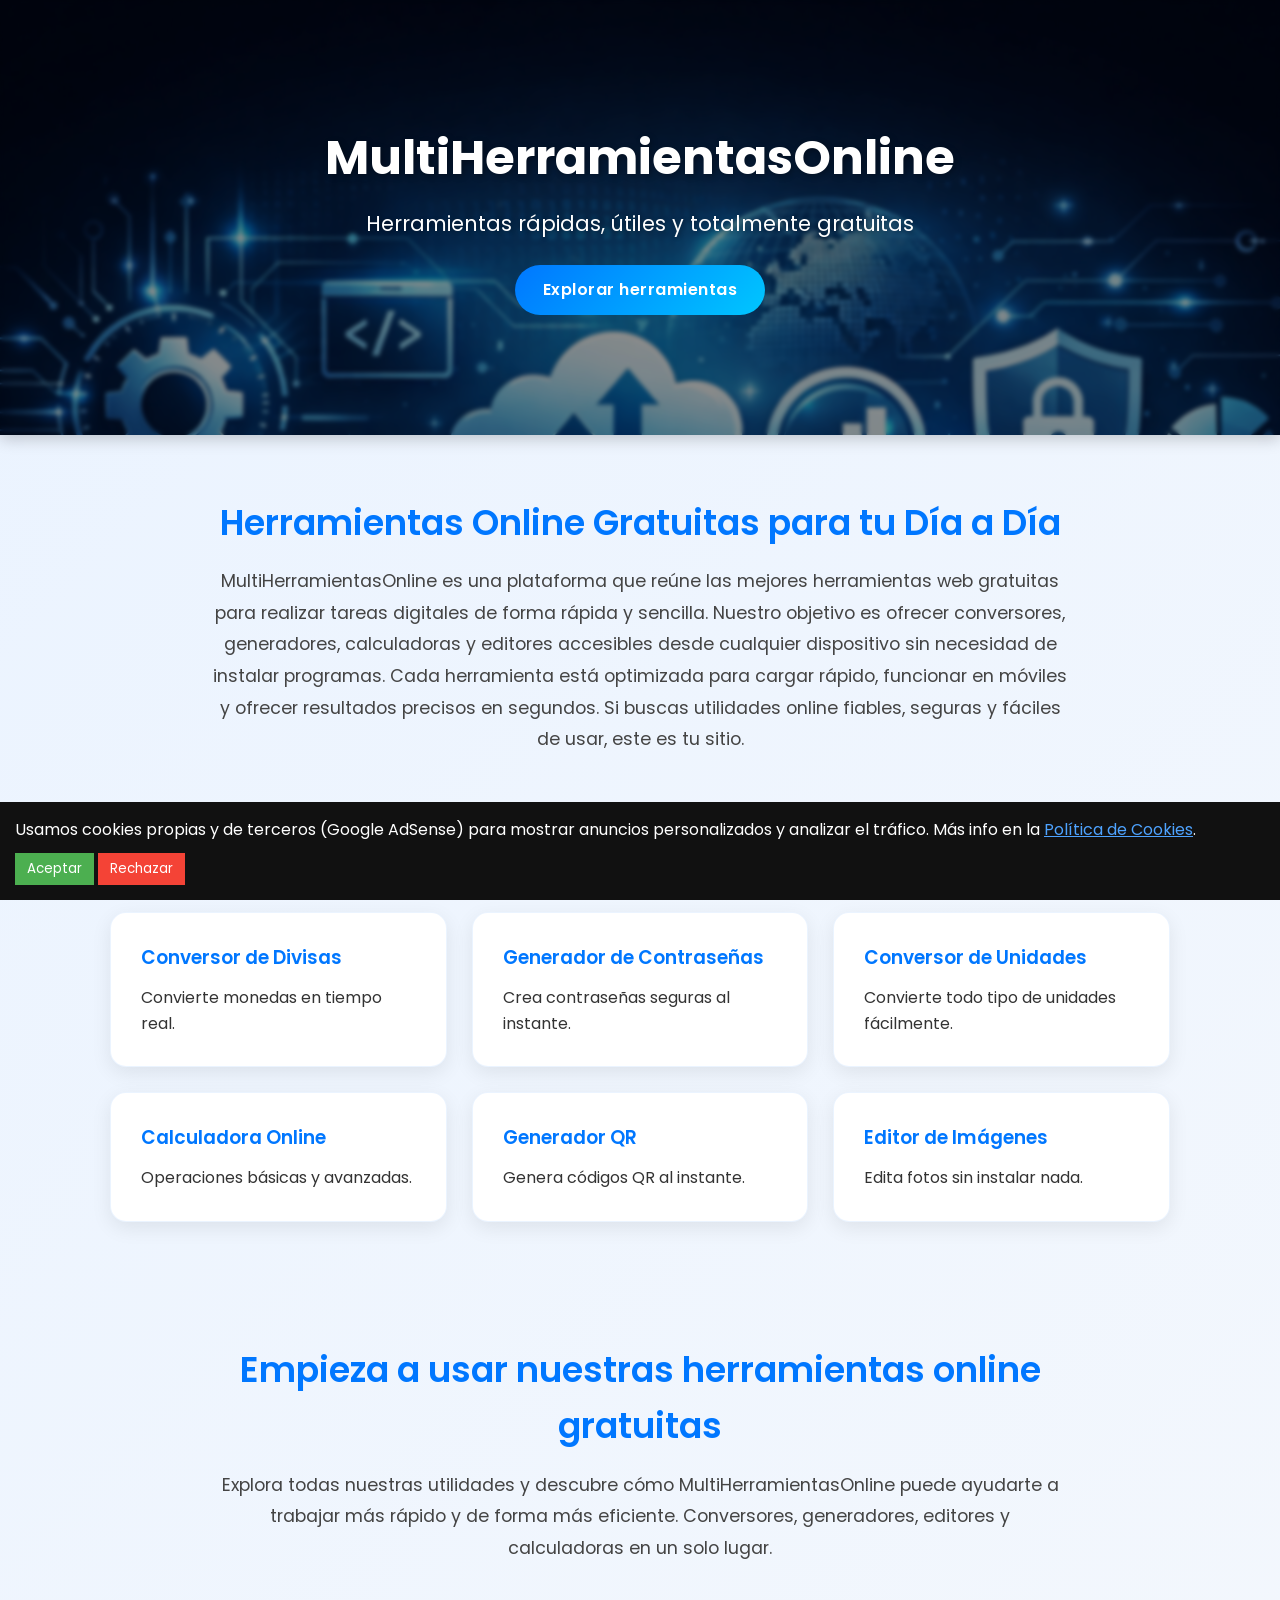
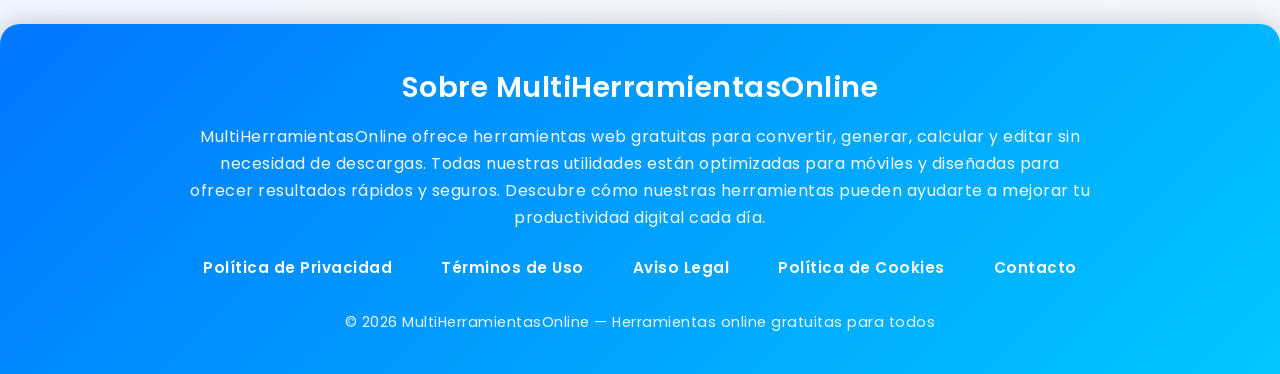
<file: index.html>
<!DOCTYPE html>
<html lang="es">
<head>
  <meta charset="UTF-8">
  <meta name="google-adsense-account" content="ca-pub-1830050544051812">
  <meta name="language" content="es">
  <meta name="distribution" content="global">
  <meta name="rating" content="general">
  <meta name="theme-color" content="#0077ff">
  <meta name="viewport" content="width=device-width, initial-scale=1.0">
  <meta name="description" content="MultiHerramientasOnline ofrece herramientas online gratuitas: conversores, generadores, calculadoras y editores para facilitar tu vida digital. Sin descargas ni registros.">
  <meta name="keywords" content="herramientas online gratis, conversores online, generadores online, calculadoras online, editores online">
  <meta name="author" content="MultiHerramientasOnline">
  <meta name="robots" content="index, follow">
  <meta property="og:type" content="website">
  <meta property="og:title" content="MultiHerramientasOnline - Herramientas Online Gratis">
  <meta property="og:description" content="Convierte, genera y edita con nuestras herramientas online gratuitas.">
  <meta property="og:image" content="./favicon.png">
  <meta property="og:url" content="https://multiherramientasonline.netlify.app">
  <meta name="twitter:card" content="summary_large_image">
  <meta name="twitter:title" content="MultiHerramientasOnline - Herramientas Online Gratis">
  <meta name="twitter:description" content="Convierte, genera y edita con nuestras herramientas online gratuitas.">
  <meta name="twitter:image" content="https://multiherramientasonline.netlify.app/favicon.png">
  <title>MultiHerramientasOnline - Herramientas Online Gratis</title>
  <link rel="canonical" href="https://multiherramientasonline.netlify.app">
  <link rel="preload" href="./css/estilos.css" as="style">
  <link rel="stylesheet" href="./css/estilos.css">
  <link rel="shortcut icon" type="image/png" href="./favicon.png">
  <script type="application/ld+json">
{
  "@context": "https://schema.org",
  "@type": "WebSite",
  "name": "MultiHerramientasOnline",
  "url": "https://multiherramientasonline.netlify.app",
  "description": "Colección de herramientas online gratuitas: conversores, generadores, calculadoras y editores para facilitar tareas digitales sin descargas.",
  "publisher": {
    "@type": "Organization",
    "name": "MultiHerramientasOnline",
    "logo": {
      "@type": "ImageObject",
      "url": "https://multiherramientasonline.netlify.app/favicon.png"
    }
  },
  "potentialAction": {
    "@type": "SearchAction",
    "target": "https://multiherramientasonline.netlify.app/?s={search_term_string}",
    "query-input": "required name=search_term_string"
  },
  "hasPart": [
    {
      "@type": "WebApplication",
      "name": "Conversor de Divisas",
      "url": "https://multiherramientasonline.netlify.app/secundarias/conversor-divisas",
      "applicationCategory": "Utility",
      "operatingSystem": "All"
    },
    {
      "@type": "WebApplication",
      "name": "Generador de Contraseñas",
      "url": "https://multiherramientasonline.netlify.app/secundarias/generador-contrasenas",
      "applicationCategory": "Security",
      "operatingSystem": "All"
    },
    {
      "@type": "WebApplication",
      "name": "Conversor de Unidades",
      "url": "https://multiherramientasonline.netlify.app/secundarias/conversor-unidades",
      "applicationCategory": "Utility",
      "operatingSystem": "All"
    },
    {
      "@type": "WebApplication",
      "name": "Calculadora Online",
      "url": "https://multiherramientasonline.netlify.app/secundarias/calculadora-online",
      "applicationCategory": "Utility",
      "operatingSystem": "All"
    },
    {
      "@type": "WebApplication",
      "name": "Generador QR",
      "url": "https://multiherramientasonline.netlify.app/secundarias/generador-qr",
      "applicationCategory": "Utility",
      "operatingSystem": "All"
    },
    {
      "@type": "WebApplication",
      "name": "Editor de Imágenes",
      "url": "https://multiherramientasonline.netlify.app/secundarias/editor-imagenes",
      "applicationCategory": "Multimedia",
      "operatingSystem": "All"
    }
  ]
}
</script>
</head>
<body>

  <header class="banner">
    <div class="banner-overlay"></div>
    <div class="banner-content">
      <h1 class="fade-in">MultiHerramientasOnline</h1>
      <p class="fade-in delay-1">Herramientas rápidas, útiles y totalmente gratuitas</p>
      <a href="#tools" class="btn-scroll fade-in delay-2">Explorar herramientas</a>
    </div>
  </header>
<main>
  <!--INTRO INICIAL PARA POSICIONAMIENTO SEO-->
  <section class="intro">
    <h2>Herramientas Online Gratuitas para tu Día a Día</h2>
      <p>
        MultiHerramientasOnline es una plataforma que reúne las mejores herramientas web gratuitas para 
        realizar tareas digitales de forma rápida y sencilla. Nuestro objetivo es ofrecer conversores, 
        generadores, calculadoras y editores accesibles desde cualquier dispositivo sin necesidad de 
        instalar programas. Cada herramienta está optimizada para cargar rápido, funcionar en móviles y 
        ofrecer resultados precisos en segundos. Si buscas utilidades online fiables, seguras y fáciles 
        de usar, este es tu sitio.
      </p>
  </section>

  <!-- ❌ BOTÓN DE INFORMACIÓN ELIMINADO AQUÍ -->

  <!-- MODAL (se mantiene intacto) -->
  <div id="infoModal" class="modal">
    <div class="modal-content">
      <span id="closeModalBtn" class="close">&times;</span>
      <h2>Bienvenido a MultiHerramientasOnline</h2>
      <p>Explora nuestras herramientas gratuitas y descubre nuevas utilidades cada semana.</p>
      <button id="modalActionBtn">Ir a Herramientas</button>
    </div>
  </div>

  <section class="tools" id="tools">
    <h2 class="section-title">Herramientas Populares</h2>

      <div class="tool-grid">
      <article class="tool-card reveal">
        <a href="./secundarias/conversor-divisas.html" target="_blank">
          <h3>Conversor de Divisas</h3>
          <p>Convierte monedas en tiempo real.</p>
        </a>
      </article>
      <article class="tool-card reveal">
        <a href="./secundarias/generador-contrasenas.html" target="_blank">
          <h3>Generador de Contraseñas</h3>
          <p>Crea contraseñas seguras al instante.</p>
        </a>
      </article>
      <article class="tool-card reveal">
        <a href="./secundarias/conversor-unidades.html" target="_blank">
          <h3>Conversor de Unidades</h3>
          <p>Convierte todo tipo de unidades fácilmente.</p>
        </a>
      </article>
      <article class="tool-card reveal">
        <a href="./secundarias/calculadora-online.html" target="_blank">
          <h3>Calculadora Online</h3>
          <p>Operaciones básicas y avanzadas.</p>
        </a>
      </article>
      <article class="tool-card reveal">
        <a href="./secundarias/generador-qr.html" target="_blank">
          <h3>Generador QR</h3>
          <p>Genera códigos QR al instante.</p>
        </a>
      </article>
      <article class="tool-card reveal">
        <a href="./secundarias/editor-imagenes.html" target="_blank">
          <h3>Editor de Imágenes</h3>
          <p>Edita fotos sin instalar nada.</p>
        </a>
      </article>
      </div>
  </section>
  <section class="cta-final">
    <h2>Empieza a usar nuestras herramientas online gratuitas</h2>
      <p>
        Explora todas nuestras utilidades y descubre cómo MultiHerramientasOnline puede ayudarte a 
        trabajar más rápido y de forma más eficiente. Conversores, generadores, editores y calculadoras 
        en un solo lugar.
      </p>
  </section>
</main>
<footer class="footer-seo">
  <section class="footer-info">
    <h2>Sobre MultiHerramientasOnline</h2>
    <p>
      MultiHerramientasOnline ofrece herramientas web gratuitas para convertir, generar, calcular y editar 
      sin necesidad de descargas. Todas nuestras utilidades están optimizadas para móviles y diseñadas 
      para ofrecer resultados rápidos y seguros. Descubre cómo nuestras herramientas pueden ayudarte 
      a mejorar tu productividad digital cada día.
    </p>
  </section>

  <nav class="footer-links">
    <ul id="list-links">
      <li><a href="./paginas-legales/politica-privacidad.html">Política de Privacidad</a></li>
      <li><a href="./paginas-legales/terminos.html">Términos de Uso</a></li>
      <li><a href="./paginas-legales/aviso-legal.html">Aviso Legal</a></li>
      <li><a href="./paginas-legales/politica-cookies.html">Política de Cookies</a></li>
      <li><a href="./paginas-legales/contacto.html">Contacto</a></li>
    </ul>
  </nav>

  <p class="footer-copy">
    © 2026 MultiHerramientasOnline — Herramientas online gratuitas para todos
  </p>
</footer>

<!-- Banner de Cookies -->
<div id="cookie-banner">
  <p>
    Usamos cookies propias y de terceros (Google AdSense) para mostrar anuncios personalizados y analizar el tráfico.
    Más info en la <a href="./paginas-legales/politica-cookies.html">Política de Cookies</a>.
  </p>
  <div>
    <button id="cookie-accept">Aceptar</button>
    <button id="cookie-reject">Rechazar</button>
  </div>
</div>


  <script src="./javascript/javaScript.js"></script>
</body>
</html>
</file>
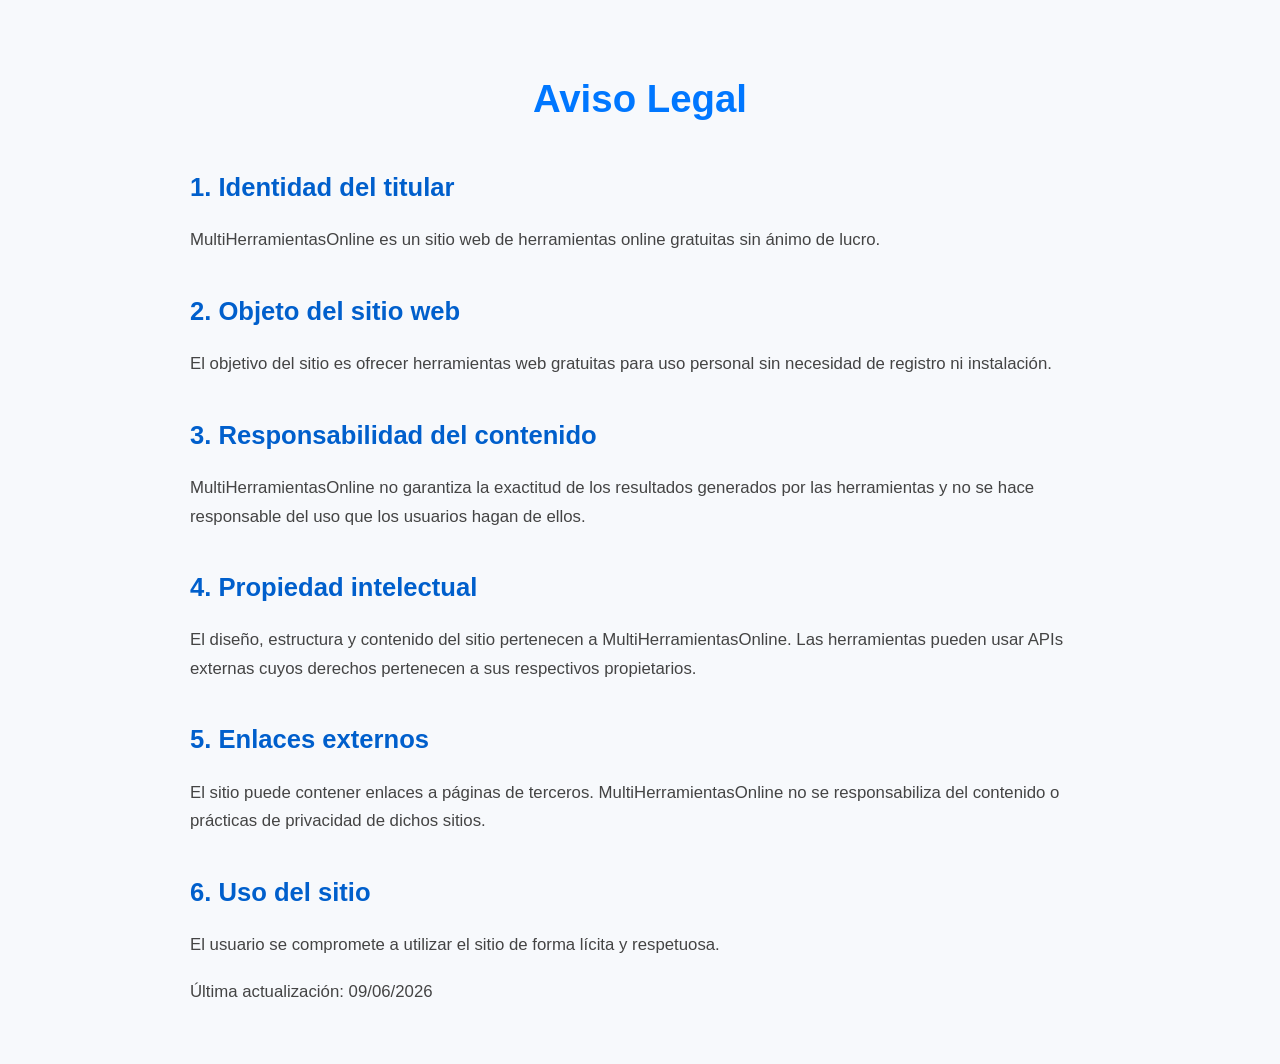
<file: paginas-legales/aviso-legal.html>
<!DOCTYPE html>
<html lang="es">
<head>
  <meta charset="UTF-8">
  <title>Aviso Legal - MultiHerramientasOnline</title>
  <meta name="robots" content="noindex, follow">
  <link rel="stylesheet" href="./estilos-legales.css">
</head>
<body>
  <h1>Aviso Legal</h1>

  <h2>1. Identidad del titular</h2>
  <p>
    MultiHerramientasOnline es un sitio web de herramientas online gratuitas sin ánimo de lucro.
  </p>

  <h2>2. Objeto del sitio web</h2>
  <p>
    El objetivo del sitio es ofrecer herramientas web gratuitas para uso personal sin necesidad de 
    registro ni instalación.
  </p>

  <h2>3. Responsabilidad del contenido</h2>
  <p>
    MultiHerramientasOnline no garantiza la exactitud de los resultados generados por las herramientas 
    y no se hace responsable del uso que los usuarios hagan de ellos.
  </p>

  <h2>4. Propiedad intelectual</h2>
  <p>
    El diseño, estructura y contenido del sitio pertenecen a MultiHerramientasOnline.  
    Las herramientas pueden usar APIs externas cuyos derechos pertenecen a sus respectivos propietarios.
  </p>

  <h2>5. Enlaces externos</h2>
  <p>
    El sitio puede contener enlaces a páginas de terceros. MultiHerramientasOnline no se responsabiliza 
    del contenido o prácticas de privacidad de dichos sitios.
  </p>

  <h2>6. Uso del sitio</h2>
  <p>
    El usuario se compromete a utilizar el sitio de forma lícita y respetuosa.
  </p>

  <p>Última actualización: 09/06/2026</p>
</body>
</html>
</file>
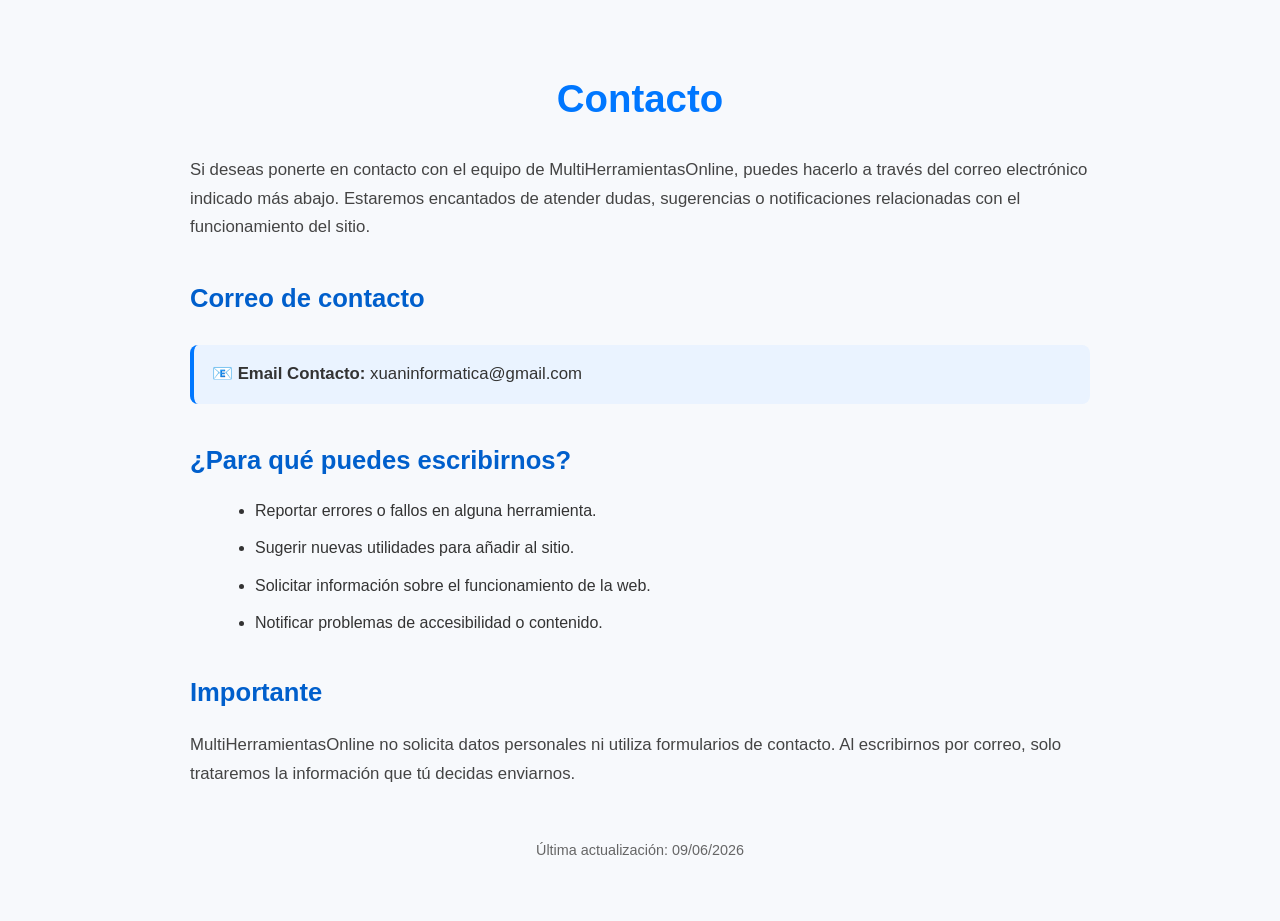
<file: paginas-legales/contacto.html>
<!DOCTYPE html>
<html lang="es">
<head>
  <meta charset="UTF-8">
  <title>Contacto - MultiHerramientasOnline</title>
  <meta name="robots" content="noindex, follow">
  <link rel="stylesheet" href="./estilos-legales.css">
</head>
<body>

  <h1>Contacto</h1>

  <p>
    Si deseas ponerte en contacto con el equipo de MultiHerramientasOnline, puedes hacerlo a través del 
    correo electrónico indicado más abajo. Estaremos encantados de atender dudas, sugerencias o 
    notificaciones relacionadas con el funcionamiento del sitio.
  </p>

  <h2>Correo de contacto</h2>
  <p class="notice-box">
    <strong>📧 Email Contacto:</strong>  xuaninformatica@gmail.com
  </p>

  <h2>¿Para qué puedes escribirnos?</h2>
  <ul>
    <li>Reportar errores o fallos en alguna herramienta.</li>
    <li>Sugerir nuevas utilidades para añadir al sitio.</li>
    <li>Solicitar información sobre el funcionamiento de la web.</li>
    <li>Notificar problemas de accesibilidad o contenido.</li>
  </ul>

  <h2>Importante</h2>
  <p>
    MultiHerramientasOnline no solicita datos personales ni utiliza formularios de contacto.  
    Al escribirnos por correo, solo trataremos la información que tú decidas enviarnos.
  </p>

  <p class="legal-footer">Última actualización: 09/06/2026</p>

</body>
</html>
</file>
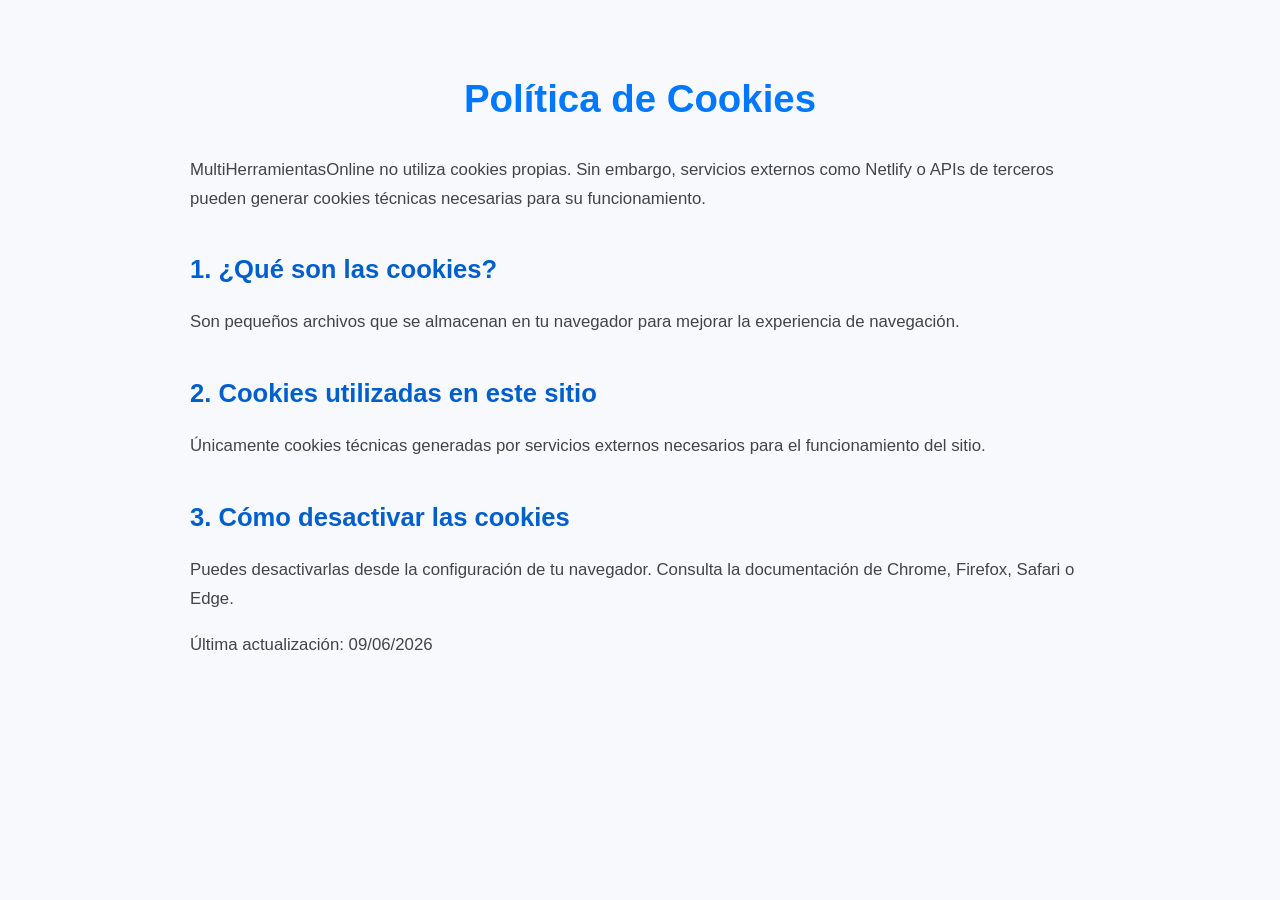
<file: paginas-legales/politica-cookies.html>
<!DOCTYPE html>
<html lang="es">
<head>
  <meta charset="UTF-8">
  <title>Política de Cookies - MultiHerramientasOnline</title>
  <meta name="robots" content="noindex, follow">
  <link rel="stylesheet" href="./estilos-legales.css">
</head>
<body>
  <h1>Política de Cookies</h1>

  <p>
    MultiHerramientasOnline no utiliza cookies propias.  
    Sin embargo, servicios externos como Netlify o APIs de terceros pueden generar cookies técnicas 
    necesarias para su funcionamiento.
  </p>

  <h2>1. ¿Qué son las cookies?</h2>
  <p>
    Son pequeños archivos que se almacenan en tu navegador para mejorar la experiencia de navegación.
  </p>

  <h2>2. Cookies utilizadas en este sitio</h2>
  <p>
    Únicamente cookies técnicas generadas por servicios externos necesarios para el funcionamiento del sitio.
  </p>

  <h2>3. Cómo desactivar las cookies</h2>
  <p>
    Puedes desactivarlas desde la configuración de tu navegador.  
    Consulta la documentación de Chrome, Firefox, Safari o Edge.
  </p>

  <p>Última actualización: 09/06/2026</p>
</body>
</html>
</file>
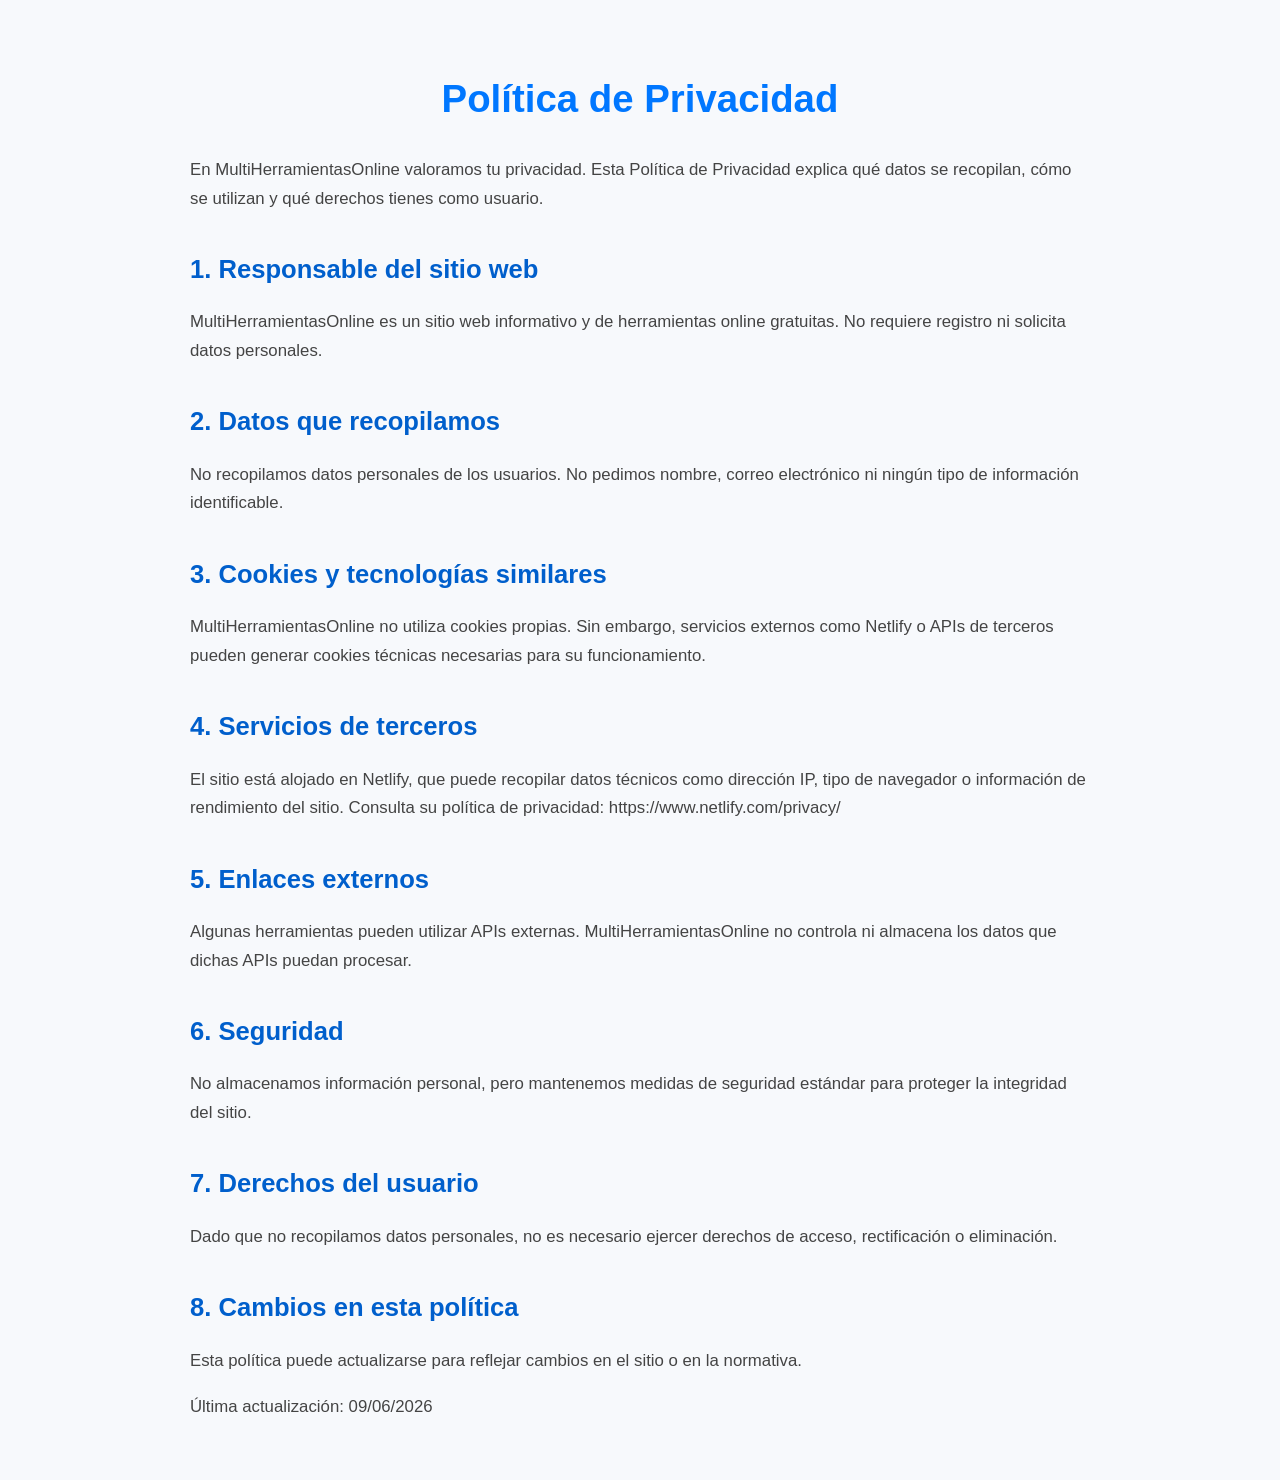
<file: paginas-legales/politica-privacidad.html>
<!DOCTYPE html>
<html lang="es">
<head>
  <meta charset="UTF-8">
  <title>Política de Privacidad - MultiHerramientasOnline</title>
  <meta name="robots" content="noindex, follow">
  <link rel="stylesheet" href="./estilos-legales.css">
</head>
<body>
  <h1>Política de Privacidad</h1>

  <p>
    En MultiHerramientasOnline valoramos tu privacidad. Esta Política de Privacidad explica qué datos se 
    recopilan, cómo se utilizan y qué derechos tienes como usuario.
  </p>

  <h2>1. Responsable del sitio web</h2>
  <p>
    MultiHerramientasOnline es un sitio web informativo y de herramientas online gratuitas.  
    No requiere registro ni solicita datos personales.
  </p>

  <h2>2. Datos que recopilamos</h2>
  <p>
    No recopilamos datos personales de los usuarios.  
    No pedimos nombre, correo electrónico ni ningún tipo de información identificable.
  </p>

  <h2>3. Cookies y tecnologías similares</h2>
  <p>
    MultiHerramientasOnline no utiliza cookies propias.  
    Sin embargo, servicios externos como Netlify o APIs de terceros pueden generar cookies técnicas 
    necesarias para su funcionamiento.
  </p>

  <h2>4. Servicios de terceros</h2>
  <p>
    El sitio está alojado en Netlify, que puede recopilar datos técnicos como dirección IP, tipo de 
    navegador o información de rendimiento del sitio.  
    Consulta su política de privacidad: https://www.netlify.com/privacy/
  </p>

  <h2>5. Enlaces externos</h2>
  <p>
    Algunas herramientas pueden utilizar APIs externas. MultiHerramientasOnline no controla ni almacena 
    los datos que dichas APIs puedan procesar.
  </p>

  <h2>6. Seguridad</h2>
  <p>
    No almacenamos información personal, pero mantenemos medidas de seguridad estándar para proteger 
    la integridad del sitio.
  </p>

  <h2>7. Derechos del usuario</h2>
  <p>
    Dado que no recopilamos datos personales, no es necesario ejercer derechos de acceso, rectificación 
    o eliminación.
  </p>

  <h2>8. Cambios en esta política</h2>
  <p>
    Esta política puede actualizarse para reflejar cambios en el sitio o en la normativa.
  </p>

  <p>Última actualización: 09/06/2026</p>
</body>
</html>
</file>
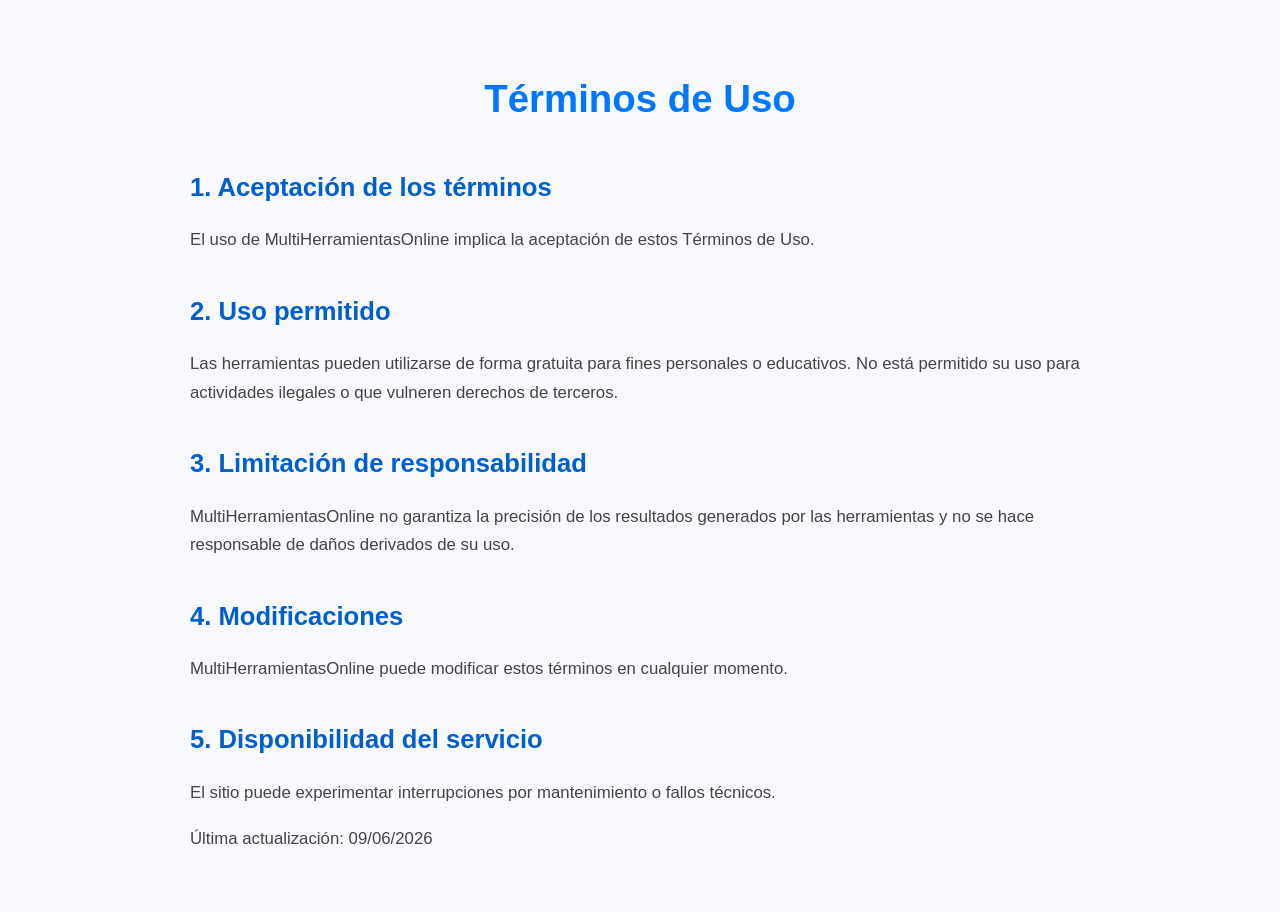
<file: paginas-legales/terminos.html>
<!DOCTYPE html>
<html lang="es">
<head>
  <meta charset="UTF-8">
  <title>Términos de Uso - MultiHerramientasOnline</title>
  <meta name="robots" content="noindex, follow">
  <link rel="stylesheet" href="./estilos-legales.css">
</head>
<body>
  <h1>Términos de Uso</h1>

  <h2>1. Aceptación de los términos</h2>
  <p>
    El uso de MultiHerramientasOnline implica la aceptación de estos Términos de Uso.
  </p>

  <h2>2. Uso permitido</h2>
  <p>
    Las herramientas pueden utilizarse de forma gratuita para fines personales o educativos.  
    No está permitido su uso para actividades ilegales o que vulneren derechos de terceros.
  </p>

  <h2>3. Limitación de responsabilidad</h2>
  <p>
    MultiHerramientasOnline no garantiza la precisión de los resultados generados por las herramientas 
    y no se hace responsable de daños derivados de su uso.
  </p>

  <h2>4. Modificaciones</h2>
  <p>
    MultiHerramientasOnline puede modificar estos términos en cualquier momento.
  </p>

  <h2>5. Disponibilidad del servicio</h2>
  <p>
    El sitio puede experimentar interrupciones por mantenimiento o fallos técnicos.
  </p>

  <p>Última actualización: 09/06/2026</p>
</body>
</html>
</file>
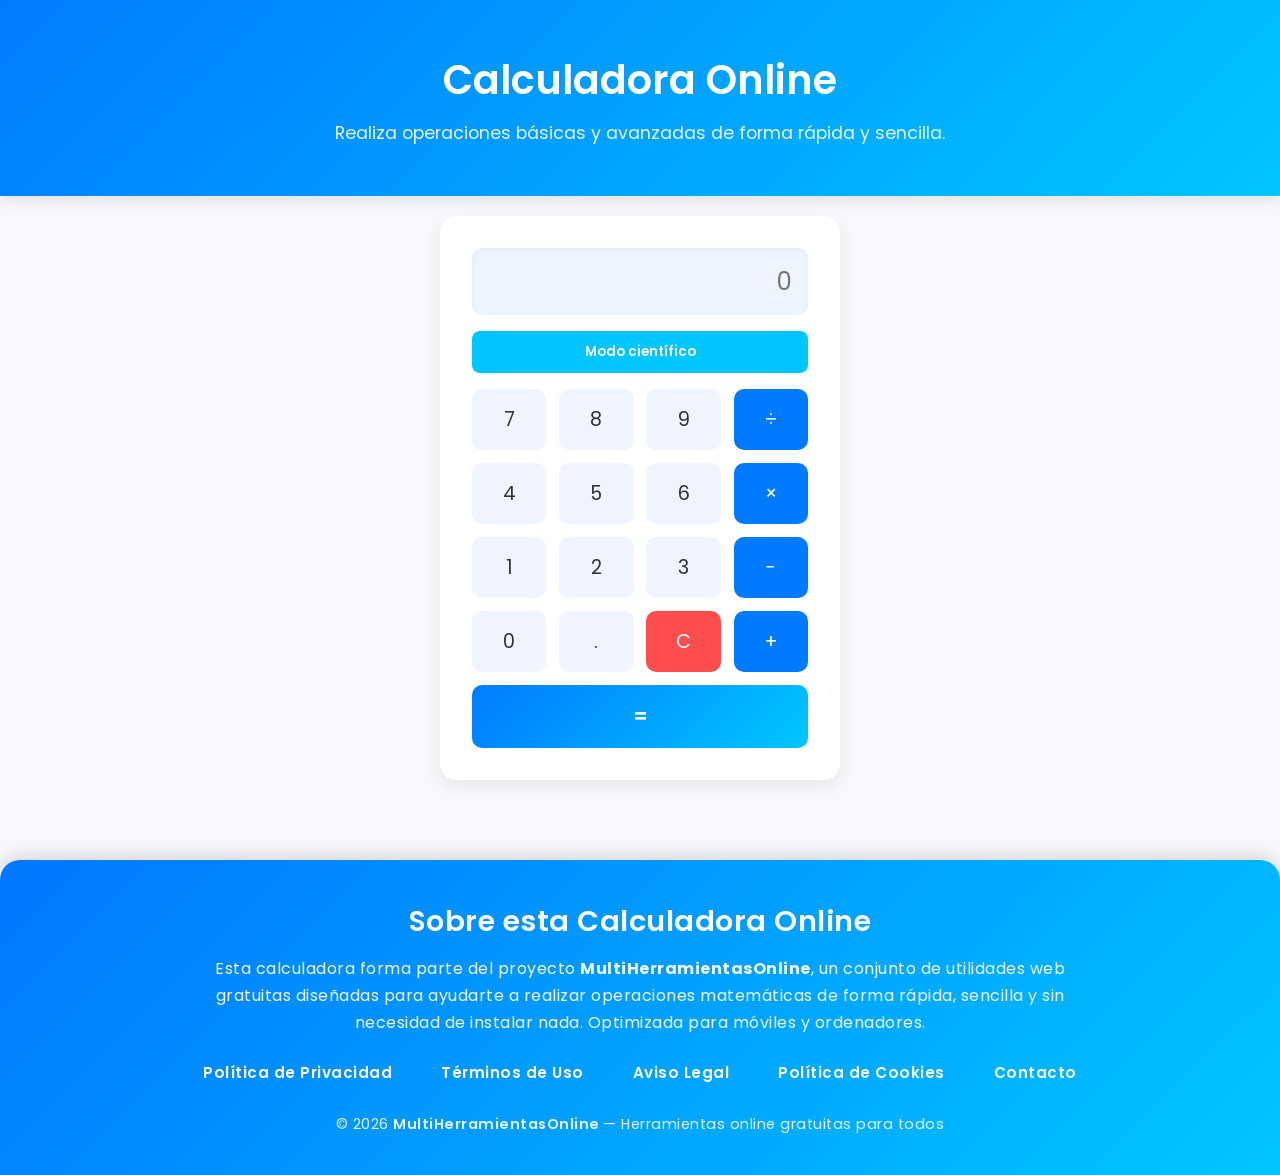
<file: secundarias/calculadora-online.html>
<!DOCTYPE html>
<html lang="es">
<head>
  <meta charset="UTF-8">
  <meta name="viewport" content="width=device-width, initial-scale=1.0">
  <title>Calculadora Online - MultiHerramientasOnline</title>
  <link rel="stylesheet" href="./css/calculadora.css">
</head>
<body>
  <header class="header">
    <h1>Calculadora Online</h1>
    <p>Realiza operaciones básicas y avanzadas de forma rápida y sencilla.</p>
  </header>

  <!--<div class="ad-space">Espacio para anuncios</div>-->

  <main class="main">
    <section class="calculator">
      <input type="text" id="display" readonly placeholder="0">

      <button id="toggleScientific" class="toggle-btn">Modo científico</button>

      <div class="buttons basic-buttons">
        <button class="btn" data-value="7">7</button>
        <button class="btn" data-value="8">8</button>
        <button class="btn" data-value="9">9</button>
        <button class="btn operator" data-value="/">÷</button>

        <button class="btn" data-value="4">4</button>
        <button class="btn" data-value="5">5</button>
        <button class="btn" data-value="6">6</button>
        <button class="btn operator" data-value="*">×</button>

        <button class="btn" data-value="1">1</button>
        <button class="btn" data-value="2">2</button>
        <button class="btn" data-value="3">3</button>
        <button class="btn operator" data-value="-">−</button>

        <button class="btn" data-value="0">0</button>
        <button class="btn" data-value=".">.</button>
        <button class="btn clear" id="clear">C</button>
        <button class="btn operator" data-value="+">+</button>

        <button class="btn equal" id="equal">=</button>
      </div>

      <div class="buttons scientific-buttons hidden">
        <button class="btn sci" data-func="sin">sin</button>
        <button class="btn sci" data-func="cos">cos</button>
        <button class="btn sci" data-func="tan">tan</button>
        <button class="btn sci" data-func="sqrt">√</button>
        <button class="btn sci" data-func="pow">x²</button>
        <button class="btn sci" data-func="log">log</button>
        <button class="btn sci" data-func="pi">π</button>
        <button class="btn sci" data-func="exp">eˣ</button>
      </div>
    </section>
  </main>

  <!--<div class="ad-space">Espacio para anuncios</div>-->

<footer class="footer-seo">
  <section class="footer-info">
    <h2>Sobre esta Calculadora Online</h2>
    <p>
      Esta calculadora forma parte del proyecto 
      <a type="link" href="../index.html"><strong>MultiHerramientasOnline</strong></a>, un conjunto de utilidades web gratuitas 
      diseñadas para ayudarte a realizar operaciones matemáticas de forma rápida, sencilla 
      y sin necesidad de instalar nada. Optimizada para móviles y ordenadores.
    </p>
  </section>

  <nav class="footer-links">
    <ul id="list-links">
      <li><a href="../paginas-legales/politica-privacidad.html">Política de Privacidad</a></li>
      <li><a href="../paginas-legales/terminos.html">Términos de Uso</a></li>
      <li><a href="../paginas-legales/aviso-legal.html">Aviso Legal</a></li>
      <li><a href="../paginas-legales/politica-cookies.html">Política de Cookies</a></li>
      <li><a href="../paginas-legales/contacto.html">Contacto</a></li>
    </ul>
  </nav>

  <p class="footer-copy">
    © 2026 
    <a href="../index.html" class="footer-link">
      MultiHerramientasOnline
    </a> 
    — Herramientas online gratuitas para todos
  </p>
</footer>

  <script src="./javascript/calculadora.js"></script>
</body>
</html>
</file>
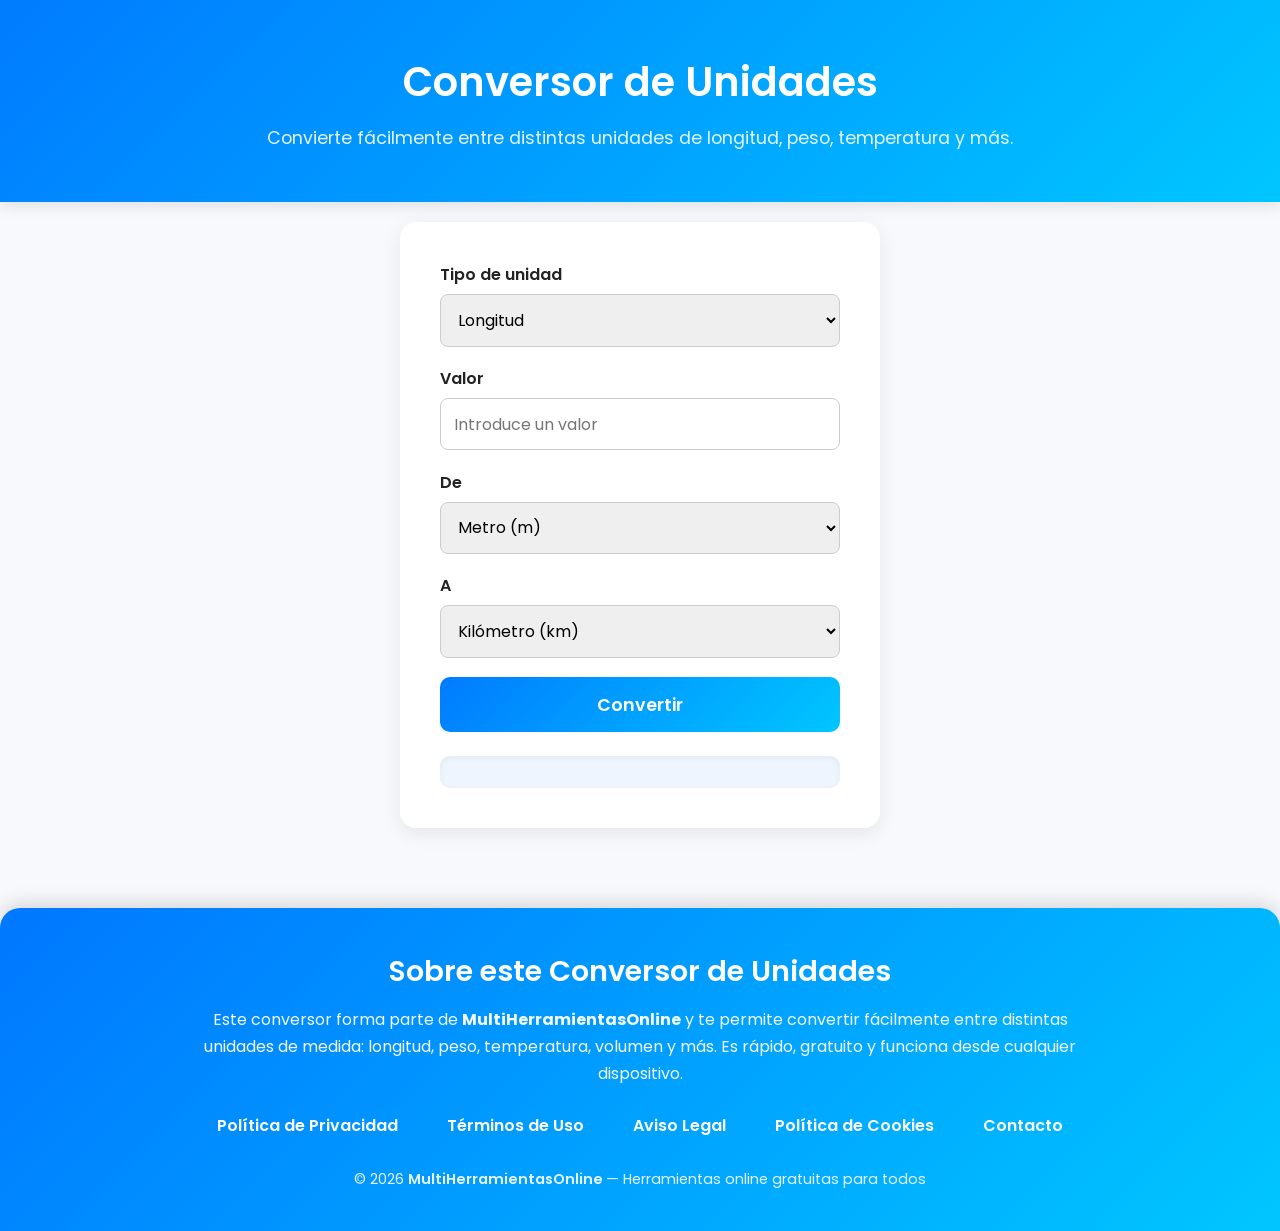
<file: secundarias/conversor-unidades.html>
<!DOCTYPE html>
<html lang="es">
<head>
  <meta charset="UTF-8">
  <meta name="viewport" content="width=device-width, initial-scale=1.0">
  <title>Conversor de Unidades - MultiHerramientasOnline</title>
  <link rel="stylesheet" href="./css/unidades.css">
</head>
<body>
  <header class="header">
    <h1>Conversor de Unidades</h1>
    <p>Convierte fácilmente entre distintas unidades de longitud, peso, temperatura y más.</p>
  </header>

  <!--<div class="ad-space">Espacio para anuncios</div>-->

  <main class="main">
    <section class="converter">
      <div class="converter-row">
        <label for="categorySelect">Tipo de unidad</label>
        <select id="categorySelect">
          <option value="length">Longitud</option>
          <option value="weight">Peso</option>
          <option value="temperature">Temperatura</option>
          <option value="speed">Velocidad</option>
        </select>
      </div>

      <div class="converter-row">
        <label for="fromValue">Valor</label>
        <input type="number" id="fromValue" placeholder="Introduce un valor">
      </div>

      <div class="converter-row">
        <label for="fromUnit">De</label>
        <select id="fromUnit"></select>
      </div>

      <div class="converter-row">
        <label for="toUnit">A</label>
        <select id="toUnit"></select>
      </div>

      <button id="convertBtn">Convertir</button>

      <div id="resultBox" class="result-box"></div>
    </section>
  </main>

  <!--<div class="ad-space">Espacio para anuncios</div>-->

<footer class="footer-seo">
  <section class="footer-info">
    <h2>Sobre este Conversor de Unidades</h2>
    <p>
      Este conversor forma parte de 
      <a href="../index.html"><strong>MultiHerramientasOnline</strong></a> y te permite convertir 
      fácilmente entre distintas unidades de medida: longitud, peso, temperatura, volumen y más. 
      Es rápido, gratuito y funciona desde cualquier dispositivo.
    </p>
  </section>

  <nav class="footer-links">
    <ul id="list-links">
      <li><a href="../paginas-legales/politica-privacidad.html">Política de Privacidad</a></li>
      <li><a href="../paginas-legales/terminos.html">Términos de Uso</a></li>
      <li><a href="../paginas-legales/aviso-legal.html">Aviso Legal</a></li>
      <li><a href="../paginas-legales/politica-cookies.html">Política de Cookies</a></li>
      <li><a href="../paginas-legales/contacto.html">Contacto</a></li>
    </ul>
  </nav>

  <p class="footer-copy">
    © 2026 
    <a href="../index.html" class="footer-link">
      MultiHerramientasOnline
    </a> 
    — Herramientas online gratuitas para todos
  </p>
</footer>

  <script src="./javascript/unidades.js"></script>
</body>
</html>
</file>
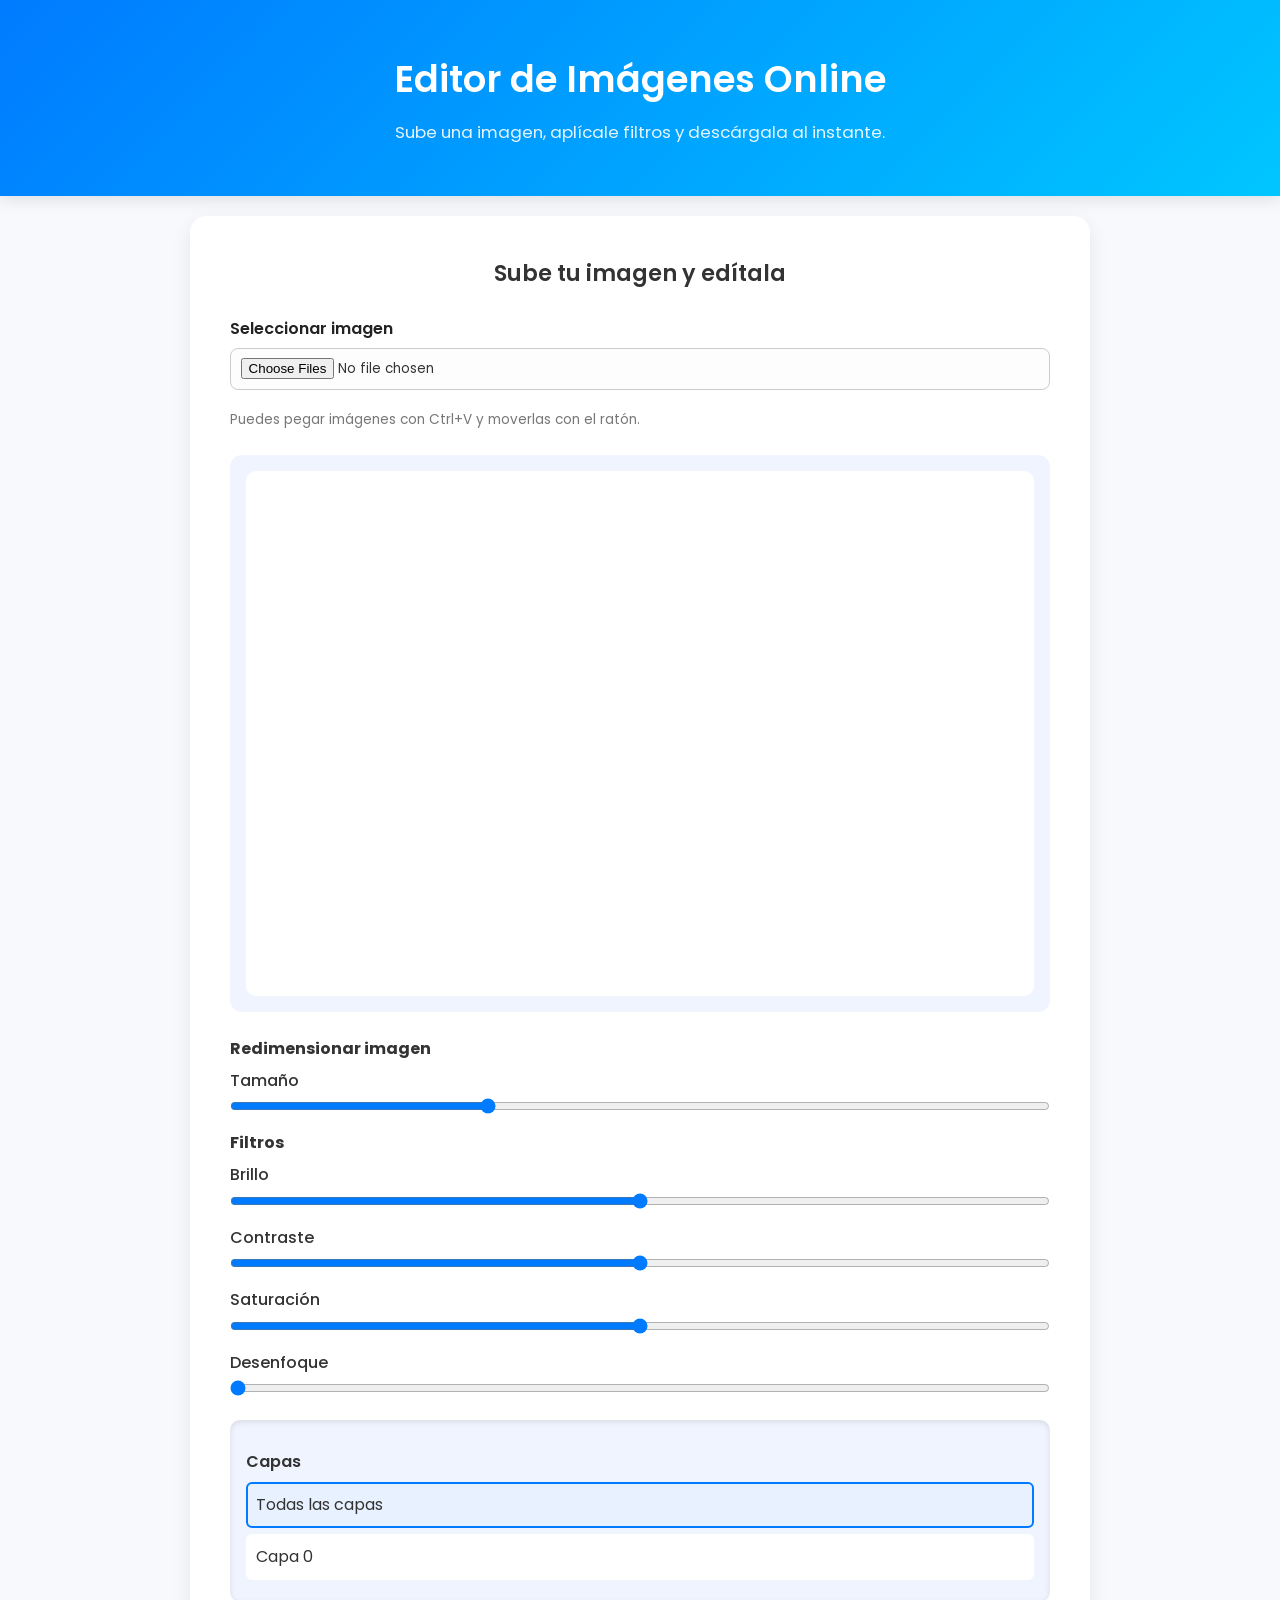
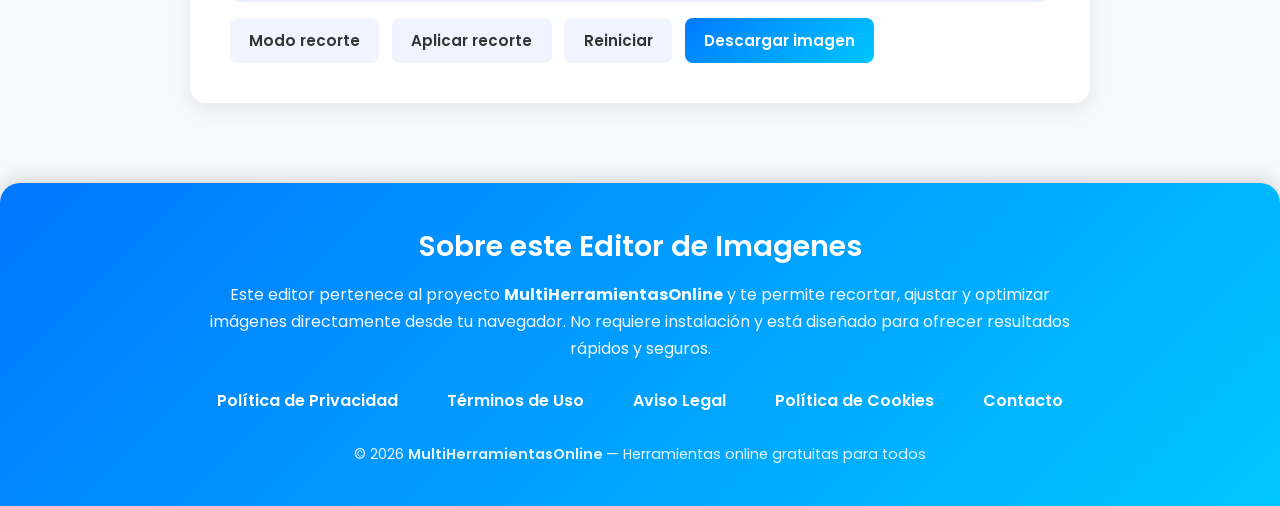
<file: secundarias/editor-imagenes.html>
<!DOCTYPE html>
<html lang="es">
<head>
  <meta charset="UTF-8">
  <meta name="viewport" content="width=device-width, initial-scale=1.0">
  <title>Editor de Imágenes - MultiHerramientasOnline</title>
  <link rel="stylesheet" href="./css/editorImagenes.css">
</head>
<body>
  <header class="header">
    <h1>Editor de Imágenes Online</h1>
    <p>Sube una imagen, aplícale filtros y descárgala al instante.</p>
  </header>

  <!--<div class="ad-space">Espacio para anuncios</div>-->

  <main class="main">
<section class="image-editor">
  <h2>Sube tu imagen y edítala</h2>

  <div class="editor-row">
    <label for="imageInput">Seleccionar imagen</label>
    <input type="file" id="imageInput" accept="image/*" multiple>
  </div>

  <p class="hint">Puedes pegar imágenes con Ctrl+V y moverlas con el ratón.</p>

  <div class="canvas-container">
    <canvas id="canvas"></canvas>
  </div>

  <div class="controls">
    <h3>Redimensionar imagen</h3>
    <div class="control-group">
      <label for="scale">Tamaño</label>
      <input type="range" id="scale" min="10" max="300" value="100">
    </div>

    <h3>Filtros</h3>

    <div class="control-group">
      <label for="brightness">Brillo</label>
      <input type="range" id="brightness" min="0" max="200" value="100">
    </div>

    <div class="control-group">
      <label for="contrast">Contraste</label>
      <input type="range" id="contrast" min="0" max="200" value="100">
    </div>

    <div class="control-group">
      <label for="saturation">Saturación</label>
      <input type="range" id="saturation" min="0" max="200" value="100">
    </div>

    <div class="control-group">
      <label for="blur">Desenfoque</label>
      <input type="range" id="blur" min="0" max="20" value="0">
    </div>
    <div class="layers-panel">
        <h3>Capas</h3>
        <ul id="layersList"></ul>
    </div>

  </div>

  <div class="buttons-row">
    <button id="cropModeBtn" class="btn secondary">Modo recorte</button>
    <button id="applyCropBtn" class="btn secondary">Aplicar recorte</button>
    <button id="resetBtn" class="btn secondary">Reiniciar</button>
    <button id="downloadBtn" class="btn primary">Descargar imagen</button>
  </div>
</section>
  </main>

  <!--<div class="ad-space">Espacio para anuncios</div>-->

<footer class="footer-seo">
  <section class="footer-info">
    <h2>Sobre este Editor de Imagenes</h2>
    <p>
      Este editor pertenece al proyecto 
      <a href="../index.html"><strong>MultiHerramientasOnline</strong></a> y te permite 
      recortar, ajustar y optimizar imágenes directamente desde tu navegador. 
      No requiere instalación y está diseñado para ofrecer resultados rápidos y seguros.
     </p>
  </section>

  <nav class="footer-links">
    <ul id="list-links">
      <li><a href="../paginas-legales/politica-privacidad.html">Política de Privacidad</a></li>
      <li><a href="../paginas-legales/terminos.html">Términos de Uso</a></li>
      <li><a href="../paginas-legales/aviso-legal.html">Aviso Legal</a></li>
      <li><a href="../paginas-legales/politica-cookies.html">Política de Cookies</a></li>
      <li><a href="../paginas-legales/contacto.html">Contacto</a></li>
    </ul>
  </nav>

  <p class="footer-copy">
    © 2026 
    <a href="../index.html" class="footer-link">
      MultiHerramientasOnline
    </a> 
    — Herramientas online gratuitas para todos
  </p>
</footer>

  <script src="./javascript/editorImagenes.js"></script>
</body>
</html>
</file>
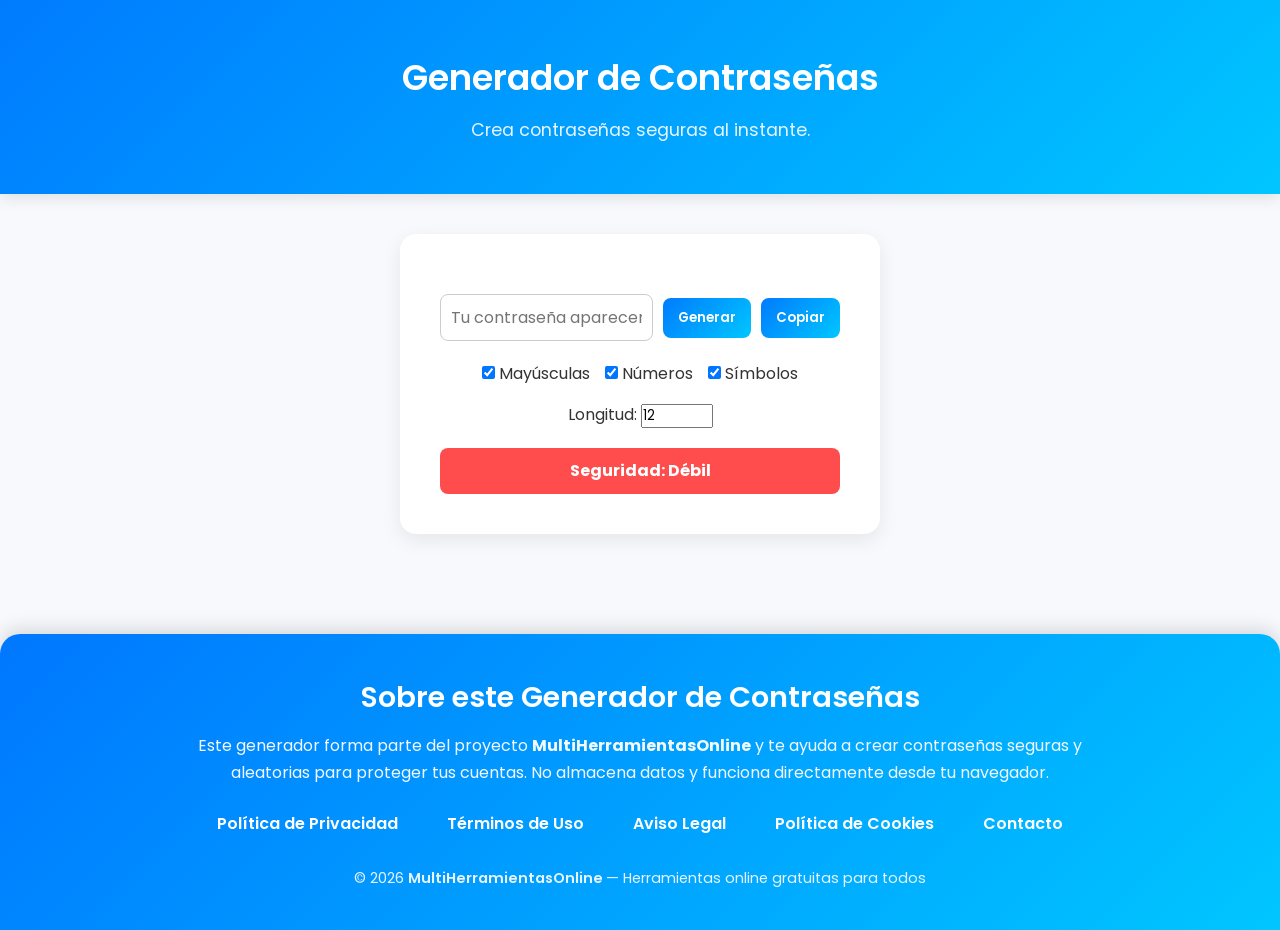
<file: secundarias/generador-contrasenas.html>
<!DOCTYPE html>
<html lang="es">
<head>
  <meta charset="UTF-8">
  <meta name="viewport" content="width=device-width, initial-scale=1.0">
  <title>Generador de Contraseñas - MultiHerramientasOnline</title>
  <link rel="stylesheet" href="./css/contrasenas.css">
</head>
<body>
  <header class="header">
    <h1>Generador de Contraseñas</h1>
    <p>Crea contraseñas seguras al instante.</p>
  </header>

  <!--
  <div class="ad-space">Espacio para anuncios (superior)</div>
  -->

  <main class="main">

    <!--
    <aside class="ads-vertical left-ads">
      <div class="ads-placeholder">Espacio para anuncios</div>
    </aside>
    -->

    <section class="password-generator">
      <div class="generator-box">
        <input type="text" id="password" readonly placeholder="Tu contraseña aparecerá aquí">
        <button id="generateBtn">Generar</button>
        <button id="copyBtn">Copiar</button>
      </div>

      <div class="options">
        <label><input type="checkbox" id="includeUppercase" checked> Mayúsculas</label>
        <label><input type="checkbox" id="includeNumbers" checked> Números</label>
        <label><input type="checkbox" id="includeSymbols" checked> Símbolos</label>
        <label>Longitud: <input type="number" id="length" min="6" max="30" value="12"></label>
      </div>

      <div id="strengthIndicator" class="strength weak">Seguridad: Débil</div>
    </section>

    <!--
    <aside class="ads-vertical right-ads">
      <div class="ads-placeholder">Espacio para anuncios</div>
    </aside>
    -->

    <!--
    <div class="ad-bottom">HUECO PARA ANUNCIO</div>
    -->

  </main>

<footer class="footer-seo">
  <section class="footer-info">
    <h2>Sobre este Generador de Contraseñas</h2>
    <p>
      Este generador forma parte del proyecto 
      <a href="../index.html"><strong>MultiHerramientasOnline</strong></a> y te ayuda a crear contraseñas seguras y aleatorias 
      para proteger tus cuentas. No almacena datos y funciona directamente desde tu navegador.
    </p>
  </section>

  <nav class="footer-links">
    <ul id="list-links">
      <li><a href="../paginas-legales/politica-privacidad.html">Política de Privacidad</a></li>
      <li><a href="../paginas-legales/terminos.html">Términos de Uso</a></li>
      <li><a href="../paginas-legales/aviso-legal.html">Aviso Legal</a></li>
      <li><a href="../paginas-legales/politica-cookies.html">Política de Cookies</a></li>
      <li><a href="../paginas-legales/contacto.html">Contacto</a></li>
    </ul>
  </nav>

  <p class="footer-copy">
    © 2026 
    <a href="../index.html" class="footer-link">
      MultiHerramientasOnline
    </a> 
    — Herramientas online gratuitas para todos
  </p>
</footer>
  <script src="./javascript/contrasenas.js"></script>
</body>
</html>
</file>
<file: css/estilos.css>
@import url('https://fonts.googleapis.com/css2?family=Poppins:wght@400;600&display=swap');

* {
  margin: 0;
  padding: 0;
  box-sizing: border-box;
  font-family: 'Poppins', sans-serif;
}

/* ===== FONDO ANIMADO ===== */
body {
  background: linear-gradient(-45deg, #f7f9fc, #eaf3ff, #f7f9fc, #eaf3ff);
  background-size: 400% 400%;
  animation: gradientMove 12s ease infinite;
  color: #333;
  line-height: 1.6;
}

@keyframes gradientMove {
  0% { background-position: 0% 50%; }
  50% { background-position: 100% 50%; }
  100% { background-position: 0% 50%; }
}

/* ===== BANNER ===== */
.banner {
  position: relative;
  background-image: url('../imagenes/imagenBanner.png');
  background-size: cover;
  background-position: center;
  background-attachment: fixed;
  padding: 120px 20px;
  text-align: center;
  color: white;
  overflow: hidden;
  box-shadow: 0 4px 15px rgba(0,0,0,0.2);
}

.banner-overlay {
  position: absolute;
  inset: 0;
  background: rgba(0,0,0,0.45);
  backdrop-filter: blur(2px);
  z-index: 0;
}

.banner-content {
  position: relative;
  z-index: 1;
}

.banner h1 {
  font-size: 3rem;
  font-weight: 700;
  margin-bottom: 10px;
  text-shadow: 2px 2px 6px rgba(0,0,0,0.3);
}

.banner p {
  font-size: 1.3rem;
  opacity: 0.95;
  text-shadow: 1px 1px 4px rgba(0,0,0,0.3);
}

/* Botón scroll */
.btn-scroll {
  display: inline-block;
  margin-top: 25px;
  padding: 12px 28px;
  background: linear-gradient(135deg, #0077ff, #00c6ff);
  color: white;
  border-radius: 50px;
  font-weight: 600;
  text-decoration: none;
  letter-spacing: 0.5px;
  transition: transform .3s ease, box-shadow .3s ease, background .3s ease;
}

.btn-scroll:hover {
  transform: translateY(-4px);
  box-shadow: 0 10px 25px rgba(0,0,0,0.25);
  background: linear-gradient(135deg, #00c6ff, #0077ff);
}


/* ===== ANIMACIONES ===== */
.fade-in {
  opacity: 0;
  transform: translateY(20px);
  animation: fadeInUp .8s forwards;
}

.delay-1 { animation-delay: .3s; }
.delay-2 { animation-delay: .6s; }

@keyframes fadeInUp {
  to {
    opacity: 1;
    transform: translateY(0);
  }
}

.intro {
  max-width: 900px;
  margin: 60px auto 40px;
  text-align: center;
  padding: 0 20px;
}

.intro h2 {
  font-size: 2.2rem;
  color: #0077ff;
  margin-bottom: 15px;
  font-weight: 600;
}

.intro p {
  font-size: 1.1rem;
  color: #444;
  line-height: 1.8;
}

/* ===== SECCIÓN DE HERRAMIENTAS ===== */
.tools {
  max-width: 1100px;
  margin: 60px auto;
  padding: 0 20px;
  padding-bottom: 60px;
}

.section-title {
  text-align: center;
  margin-bottom: 40px;
  font-size: 2.2rem;
  color: #222;
  font-weight: 600;
}

.tool-grid {
  display: grid;
  grid-template-columns: repeat(auto-fit, minmax(260px, 1fr));
  gap: 25px;
}

/* ===== TARJETAS ===== */
.tool-card a {
  text-decoration: none;
  color: inherit;
}

.tool-card a:hover {
  text-decoration: none;
}

.tool-card {
  background: #ffffff;
  padding: 30px;
  border-radius: 16px;
  text-decoration: none;
  color: #333;
  box-shadow: 0 6px 20px rgba(0,0,0,0.08);
  transition: transform 0.3s ease, box-shadow 0.3s ease, background 0.3s ease, color 0.3s ease;
  border: 1px solid rgba(0, 119, 255, 0.08);
}

.tool-card:hover {
  transform: translateY(-8px);
  box-shadow: 0 12px 30px rgba(0,0,0,0.15);
  background: linear-gradient(135deg, #0077ff, #00c6ff);
  color: white;
}

.tool-card h3 {
  margin-bottom: 12px;
  color: #0077ff;
  font-weight: 600;
  transition: color 0.3s ease;
}

.tool-card:hover h3 {
  color: #fff;
}

/* Animación suave al hacer scroll (sin ocultarlas del todo) */
.reveal {
  transform: translateY(20px);
  opacity: 1; /* siempre visibles */
}

.reveal.visible {
  transform: translateY(0);
}

/* ===== MODAL PREMIUM ===== */
.modal {
  display: none;
  position: fixed;
  z-index: 999;
  inset: 0;
  background: rgba(0,0,0,0.6);
  backdrop-filter: blur(3px);
  justify-content: center;
  align-items: center;
}

.modal-content {
  background: linear-gradient(135deg, #0077ff, #00c6ff);
  color: white;
  padding: 2.5rem 2rem;
  border-radius: 20px;
  max-width: 500px;
  width: 90%;
  text-align: center;
  position: relative;
  box-shadow: 0 10px 30px rgba(0,0,0,0.3);
  animation: popIn .4s ease forwards;
}

/* Icono superior */
.modal-content::before {
  content: "ℹ️";
  font-size: 3rem;
  display: block;
  margin-bottom: 10px;
}

@keyframes popIn {
  from { transform: scale(0.8); opacity: 0; }
  to { transform: scale(1); opacity: 1; }
}

.close {
  position: absolute;
  top: 12px;
  right: 18px;
  font-size: 1.8rem;
  color: #ffffff;
  cursor: pointer;
}

.modal-content h2 {
  margin-bottom: 0.8rem;
}

.modal-content p {
  margin-bottom: 1.4rem;
}

/* Botones modal y trigger */
.modal-trigger {
  text-align: center;
  margin: 40px 0 10px;
}

.modal-trigger button,
#modalActionBtn {
  padding: 0.8rem 1.6rem;
  border: none;
  border-radius: 50px;
  background: #ffffff;
  color: #0077ff;
  font-weight: 600;
  cursor: pointer;
  transition: transform 0.2s ease, box-shadow 0.3s ease, background 0.3s ease, color 0.3s ease;
}

.modal-trigger button:hover,
#modalActionBtn:hover {
  transform: translateY(-3px);
  box-shadow: 0 6px 20px rgba(0,0,0,0.2);
  background: #0077ff;
  color: #ffffff;
}

.cta-final {
  max-width: 900px;
  margin: 60px auto 40px;
  text-align: center;
  padding: 0 20px;
}

.cta-final h2 {
  font-size: 2.2rem;
  color: #0077ff;
  margin-bottom: 15px;
  font-weight: 600;
}

.cta-final p {
  font-size: 1.1rem;
  color: #444;
  line-height: 1.8;
}

/* ===== FOOTER ===== */
footer {
  background: #339ce8d9;
  color: white;
  text-align: center;
  padding: 25px;
  margin-top: 60px;
  font-size: 0.95rem;
  letter-spacing: 0.5px;
  box-shadow: 0 -4px 15px rgba(0,0,0,0.2);

}

/* ===== FOOTER SEO ===== */
.footer-seo {
  background: linear-gradient(135deg, #0077ff, #00c6ff);
  color: white;
  padding: 40px 20px;
  text-align: center;
  margin-top: 60px;
  border-radius: 20px 20px 0 0;
  box-shadow: 0 -4px 20px rgba(0,0,0,0.15);
}

/* Texto informativo */
.footer-info {
  max-width: 900px;
  margin: 0 auto 25px;
}

.footer-info h2 {
  font-size: 1.8rem;
  margin-bottom: 12px;
  font-weight: 600;
}

.footer-info p {
  font-size: 1rem;
  line-height: 1.7;
  opacity: 0.95;
}

/* Enlaces legales */
#list-links {
  list-style: none;
  margin: 25px 0;
  padding: 0;
  display: flex;
  justify-content: center;
  gap: 25px;
  flex-wrap: wrap;
}

#list-links li a {
  color: white;
  text-decoration: none;
  font-weight: 600;
  padding: 6px 12px;
  border-radius: 8px;
  transition: background 0.3s ease, transform 0.2s ease;
}

#list-links li a:hover {
  background: rgba(255, 255, 255, 0.25);
  transform: translateY(-3px);
}

/* Copyright */
.footer-copy {
  margin-top: 30px;
  font-size: 0.9rem;
  opacity: 0.9;
}

/* Responsive */
@media (max-width: 768px) {
  #list-links {
    gap: 12px;
  }

  #list-links li a {
    font-size: 0.9rem;
    padding: 5px 10px;
  }

  .footer-info h2 {
    font-size: 1.5rem;
  }
}

/* Banner de cookies responsive */
#cookie-banner {
  position: fixed;
  bottom: 0;
  left: 0;
  right: 0;
  background: #111;
  color: #fff;
  padding: 15px;
  display: flex;
  flex-wrap: wrap;
  justify-content: space-between;
  align-items: center;
  gap: 10px;
  z-index: 9999;
}

#cookie-banner a {
  color: #4ea3ff;
}

#cookie-banner button {
  padding: 6px 12px;
  border: none;
  cursor: pointer;
  color: #fff;
}

#cookie-accept {
  background: #4caf50;
}

#cookie-reject {
  background: #f44336;
}

@media (max-width: 768px) {
  #cookie-banner {
    flex-direction: column;
    text-align: center;
  }
}


/* 📱 RESPONSIVE PARA MÓVILES */
@media (max-width: 768px) {

    /* ===== AJUSTES GENERALES ===== */
    body {
        padding: 0;
        overflow-x: hidden;
    }

    h1, h2, h3, p {
        line-height: 1.3;
    }

    /* ===== BANNER ===== */
    .banner {
        padding: 80px 15px;
        background-attachment: scroll; /* evita bugs en móviles */
        height: auto;
    }

    .banner h1 {
        font-size: 2rem;
    }

    .banner p {
        font-size: 1rem;
    }

    .btn-scroll {
        padding: 10px 22px;
        font-size: 0.9rem;
    }

    /* ===== SECCIÓN DE HERRAMIENTAS ===== */
    .tools {
        margin: 40px auto;
        padding: 0 15px;
    }

    .section-title {
        font-size: 1.8rem;
        margin-bottom: 25px;
    }

    .section-title::after {
        content: '';
        display: block;
        width: 80px;
        height: 4px;
        background: linear-gradient(135deg, #0077ff, #00c6ff);
        margin: 12px auto 0;
        border-radius: 2px;
    }
    

    .tool-grid {
        grid-template-columns: 1fr; /* 1 columna en móvil */
        gap: 18px;
    }

    .tool-card {
        padding: 20px;
        font-size: 0.95rem;
    }

    .tool-card h3 {
        font-size: 1.2rem;
    }

    /* ===== MODAL ===== */
    .modal-content {
        width: 92%;
        padding: 1.8rem 1.4rem;
    }

    .modal-content::before {
        font-size: 2.5rem;
    }

    /* ===== FOOTER ===== */
    footer {
        padding: 18px;
        font-size: 0.85rem;
    }
}
</file>
<file: paginas-legales/estilos-legales.css>
/* ===== ESTILO GENERAL ===== */
body {
  background: #f7f9fc;
  color: #333;
  font-family: 'Poppins', sans-serif;
  line-height: 1.7;
  padding: 40px 20px;
  max-width: 900px;
  margin: auto;
}

/* ===== TITULOS ===== */
h1 {
  font-size: 2.4rem;
  color: #0077ff;
  margin-bottom: 25px;
  text-align: center;
  font-weight: 700;
}

h2 {
  font-size: 1.6rem;
  color: #005fcc;
  margin-top: 35px;
  margin-bottom: 12px;
  font-weight: 600;
}

h3 {
  font-size: 1.3rem;
  color: #0077ff;
  margin-top: 25px;
  margin-bottom: 10px;
}

/* ===== PÁRRAFOS ===== */
p {
  margin-bottom: 18px;
  font-size: 1.05rem;
  color: #444;
}

/* ===== ENLACES ===== */
a {
  color: #0077ff;
  text-decoration: none;
  font-weight: 600;
}

a:hover {
  text-decoration: underline;
}

/* ===== LISTAS ===== */
ul, ol {
  margin: 15px 0 20px 25px;
}

li {
  margin-bottom: 10px;
}

/* ===== CAJAS DESTACADAS ===== */
.notice-box {
  background: #eaf3ff;
  border-left: 4px solid #0077ff;
  padding: 15px 18px;
  margin: 25px 0;
  border-radius: 8px;
  color: #333;
}

/* ===== FOOTER LEGAL ===== */
.legal-footer {
  margin-top: 50px;
  text-align: center;
  font-size: 0.9rem;
  color: #666;
}

/* ===== RESPONSIVE ===== */
@media (max-width: 768px) {
  body {
    padding: 25px 15px;
  }

  h1 {
    font-size: 2rem;
  }

  h2 {
    font-size: 1.4rem;
  }

  p {
    font-size: 1rem;
  }
}
</file>
<file: secundarias/css/calculadora.css>
@import url('https://fonts.googleapis.com/css2?family=Poppins:wght@400;600&display=swap');

* {
  box-sizing: border-box;
  margin: 0;
  padding: 0;
  font-family: 'Poppins', sans-serif;
}

body {
  background-color: #f7f9fc;
  color: #333;
}

/* ===== HEADER ===== */
.header {
  background: linear-gradient(135deg, #007bff, #00c6ff);
  color: white;
  text-align: center;
  padding: 50px 20px;
  box-shadow: 0 4px 15px rgba(0,0,0,0.1);
}

.header h1 {
  font-size: 2.5rem;
  font-weight: 600;
}

.header p {
  margin-top: 10px;
  font-size: 1.1rem;
  opacity: 0.9;
}

/* ===== ANUNCIOS ===== */
.ad-space {
  background: #e0e0e0;
  text-align: center;
  margin: 30px auto;
  padding: 40px;
  width: 85%;
  border-radius: 12px;
  color: #555;
  font-size: 1.1rem;
  box-shadow: inset 0 2px 6px rgba(0,0,0,0.1);
}

/* ===== MAIN ===== */
.main {
  display: flex;
  justify-content: center;
  align-items: center;
  flex-direction: column;
  padding: 20px;
}

/* ===== CALCULADORA ===== */
.calculator {
  background: white;
  padding: 2rem;
  border-radius: 16px;
  box-shadow: 0 6px 20px rgba(0,0,0,0.08);
  width: 90%;
  max-width: 400px;
  text-align: center;
  transition: transform 0.3s ease, box-shadow 0.3s ease;
}

.calculator:hover {
  transform: translateY(-5px);
  box-shadow: 0 10px 25px rgba(0,0,0,0.15);
}

#display {
  width: 100%;
  padding: 1rem;
  font-size: 1.5rem;
  text-align: right;
  border: none;
  border-radius: 10px;
  background-color: #eef5ff;
  margin-bottom: 1rem;
  box-shadow: inset 0 2px 6px rgba(0,0,0,0.05);
}

/* ===== BOTONES ===== */
.buttons {
  display: grid;
  grid-template-columns: repeat(4, 1fr);
  gap: 0.8rem;
}

.btn {
  padding: 1rem;
  font-size: 1.2rem;
  border: none;
  border-radius: 10px;
  background-color: #f0f4ff;
  color: #333;
  cursor: pointer;
  transition: background 0.3s ease, transform 0.2s ease;
}

.btn:hover {
  background-color: #dce9ff;
  transform: scale(1.05);
}

.operator {
  background-color: #007bff;
  color: white;
}

.operator:hover {
  background-color: #0056b3;
}

.equal {
  grid-column: span 4;
  background: linear-gradient(135deg, #007bff, #00c6ff);
  color: white;
  font-weight: 600;
  font-size: 1.3rem;
}

.equal:hover {
  background: linear-gradient(135deg, #0056b3, #0099ff);
}

.clear {
  background-color: #ff4d4d;
  color: white;
}

.clear:hover {
  background-color: #cc0000;
}

/* ===== MODO CIENTÍFICO ===== */
.toggle-btn {
  width: 100%;
  margin-bottom: 1rem;
  padding: 0.7rem;
  border: none;
  border-radius: 8px;
  background-color: #00c6ff;
  color: white;
  font-weight: 600;
  cursor: pointer;
  transition: background 0.3s ease;
}

.toggle-btn:hover {
  background-color: #007bff;
}

.scientific-buttons {
  margin-top: 1rem;
  display: grid;
  grid-template-columns: repeat(4, 1fr);
  gap: 0.8rem;
}

.hidden {
  display: none;
}

/* ===== FOOTER ===== */
footer {
  background: #339ce8d9;
  color: white;
  text-align: center;
  padding: 25px;
  margin-top: 60px;
  font-size: 0.95rem;
  letter-spacing: 0.5px;
  box-shadow: 0 -4px 15px rgba(0,0,0,0.2);

}

/* ===== FOOTER SEO ===== */
.footer-seo {
  background: linear-gradient(135deg, #0077ff, #00c6ff);
  color: white;
  padding: 40px 20px;
  text-align: center;
  margin-top: 60px;
  border-radius: 20px 20px 0 0;
  box-shadow: 0 -4px 20px rgba(0,0,0,0.15);
}

/* Texto informativo */
.footer-info {
  max-width: 900px;
  margin: 0 auto 25px;
}

.footer-info h2 {
  font-size: 1.8rem;
  margin-bottom: 12px;
  font-weight: 600;
}

.footer-info p {
  font-size: 1rem;
  line-height: 1.7;
  opacity: 0.95;
}
.footer-info a{
  color: white;
  text-decoration: none;
  font-weight: 600;
}
.footer-info a:hover{
  text-decoration: underline;
  opacity: 0.9;
}

/* Enlaces legales */
#list-links {
  list-style: none;
  margin: 25px 0;
  padding: 0;
  display: flex;
  justify-content: center;
  gap: 25px;
  flex-wrap: wrap;
}

#list-links li a {
  color: white;
  text-decoration: none;
  font-weight: 600;
  padding: 6px 12px;
  border-radius: 8px;
  transition: background 0.3s ease, transform 0.2s ease;
}

#list-links li a:hover {
  background: rgba(255, 255, 255, 0.25);
  transform: translateY(-3px);
}

/* Copyright */
.footer-copy {
  margin-top: 30px;
  font-size: 0.9rem;
  opacity: 0.9;
}
.footer-copy a.footer-link {
  color: white;
  text-decoration: none;
  font-weight: 600;
}

.footer-copy a.footer-link:hover {
  text-decoration: underline;
  opacity: 0.9;
}


/* 📱 RESPONSIVE PARA MÓVILES */
@media (max-width: 768px) {

    /* ===== HEADER ===== */
    .header {
        padding: 35px 15px;
    }

    .header h1 {
        font-size: 1.9rem;
    }

    .header p {
        font-size: 0.95rem;
    }

    /* ===== CALCULADORA ===== */
    .calculator {
        width: 100%;
        padding: 1.5rem;
        border-radius: 14px;
    }

    #display {
        font-size: 1.3rem;
        padding: 0.8rem;
    }

    /* ===== BOTONES ===== */
    .buttons {
        grid-template-columns: repeat(4, 1fr);
        gap: 0.6rem;
    }

    .btn {
        padding: 0.8rem;
        font-size: 1.1rem;
        border-radius: 8px;
    }

    .equal {
        font-size: 1.2rem;
        padding: 1rem;
    }

    /* ===== MODO CIENTÍFICO ===== */
    .toggle-btn {
        padding: 0.6rem;
        font-size: 0.95rem;
    }

    .scientific-buttons {
        grid-template-columns: repeat(4, 1fr);
        gap: 0.6rem;
    }

    .sci {
        padding: 0.7rem;
        font-size: 1rem;
    }
  }
</file>
<file: secundarias/css/unidades.css>
@import url('https://fonts.googleapis.com/css2?family=Poppins:wght@400;600&display=swap');

* {
  box-sizing: border-box;
  margin: 0;
  padding: 0;
  font-family: 'Poppins', sans-serif;
}

body {
  background-color: #f7f9fc;
  color: #333;
  line-height: 1.6;
}

/* ===== HEADER ===== */
.header {
  background: linear-gradient(135deg, #007bff, #00c6ff);
  color: white;
  text-align: center;
  padding: 50px 20px;
  box-shadow: 0 4px 15px rgba(0,0,0,0.1);
}

.header h1 {
  font-size: 2.5rem;
  font-weight: 600;
}

.header p {
  margin-top: 10px;
  font-size: 1.1rem;
  opacity: 0.9;
}

/* ===== ESPACIO PARA ANUNCIOS ===== */
.ad-space {
  background: #e0e0e0;
  text-align: center;
  margin: 30px auto;
  padding: 40px;
  width: 85%;
  border-radius: 12px;
  color: #555;
  font-size: 1.1rem;
  box-shadow: inset 0 2px 6px rgba(0,0,0,0.1);
}

/* ===== MAIN ===== */
.main {
  display: flex;
  justify-content: center;
  align-items: center;
  flex-direction: column;
  padding: 20px;
}

/* ===== CONVERSOR ===== */
.converter {
  background: white;
  padding: 2.5rem;
  border-radius: 16px;
  box-shadow: 0 6px 20px rgba(0,0,0,0.08);
  width: 90%;
  max-width: 480px;
  text-align: center;
  transition: transform 0.3s ease, box-shadow 0.3s ease;
}

.converter:hover {
  transform: translateY(-5px);
  box-shadow: 0 10px 25px rgba(0,0,0,0.15);
}

.converter-row {
  display: flex;
  flex-direction: column;
  margin-bottom: 1.2rem;
  text-align: left;
}

.converter-row label {
  font-weight: 600;
  margin-bottom: 0.4rem;
  color: #222;
}

.converter-row input,
.converter-row select {
  padding: 0.8rem;
  border: 1px solid #ccc;
  border-radius: 8px;
  font-size: 1rem;
  transition: border-color 0.3s ease;
}

.converter-row input:focus,
.converter-row select:focus {
  border-color: #007bff;
  outline: none;
}

/* ===== BOTÓN ===== */
#convertBtn {
  width: 100%;
  padding: 0.9rem;
  background: linear-gradient(135deg, #007bff, #00c6ff);
  color: white;
  border: none;
  border-radius: 10px;
  font-size: 1.1rem;
  font-weight: 600;
  cursor: pointer;
  transition: background 0.3s ease, transform 0.2s ease;
}

#convertBtn:hover {
  background: linear-gradient(135deg, #0056b3, #0099ff);
  transform: scale(1.03);
}

/* ===== RESULTADO ===== */
.result-box {
  margin-top: 1.5rem;
  padding: 1rem;
  background: #eef5ff;
  border-radius: 10px;
  color: #004085;
  font-weight: 500;
  font-size: 1.05rem;
  min-height: 2rem;
  box-shadow: inset 0 2px 6px rgba(0,0,0,0.05);
}

/* ===== FOOTER SEO ===== */
.footer-seo {
  background: linear-gradient(135deg, #0077ff, #00c6ff);
  color: white;
  padding: 40px 20px;
  text-align: center;
  margin-top: 60px;
  border-radius: 20px 20px 0 0;
  box-shadow: 0 -4px 20px rgba(0,0,0,0.15);
}

/* Texto informativo */
.footer-info {
  max-width: 900px;
  margin: 0 auto 25px;
}

.footer-info h2 {
  font-size: 1.8rem;
  margin-bottom: 12px;
  font-weight: 600;
}

.footer-info p {
  font-size: 1rem;
  line-height: 1.7;
  opacity: 0.95;
}
.footer-info a{
  color: white;
  text-decoration: none;
  font-weight: 600;
}
.footer-info a:hover{
  text-decoration: underline;
  opacity: 0.9;
}

/* Enlaces legales */
#list-links {
  list-style: none;
  margin: 25px 0;
  padding: 0;
  display: flex;
  justify-content: center;
  gap: 25px;
  flex-wrap: wrap;
}

#list-links li a {
  color: white;
  text-decoration: none;
  font-weight: 600;
  padding: 6px 12px;
  border-radius: 8px;
  transition: background 0.3s ease, transform 0.2s ease;
}

#list-links li a:hover {
  background: rgba(255, 255, 255, 0.25);
  transform: translateY(-3px);
}

/* Copyright */
.footer-copy {
  margin-top: 30px;
  font-size: 0.9rem;
  opacity: 0.9;
}
.footer-copy a.footer-link {
  color: white;
  text-decoration: none;
  font-weight: 600;
}

.footer-copy a.footer-link:hover {
  text-decoration: underline;
  opacity: 0.9;
}

/* 📱 RESPONSIVE PARA MÓVILES */
@media (max-width: 768px) {

    /* ===== HEADER ===== */
    .header {
        padding: 35px 15px;
    }

    .header h1 {
        font-size: 1.9rem;
    }

    .header p {
        font-size: 0.95rem;
    }

    /* ===== MAIN ===== */
    .main {
        padding: 15px;
    }

    /* ===== CONVERSOR ===== */
    .converter {
        padding: 1.8rem;
        width: 100%;
        border-radius: 14px;
    }

    .converter-row {
        margin-bottom: 1rem;
    }

    .converter-row label {
        font-size: 0.95rem;
    }

    .converter-row input,
    .converter-row select {
        padding: 0.7rem;
        font-size: 0.95rem;
        border-radius: 8px;
    }

    /* ===== BOTÓN ===== */
    #convertBtn {
        padding: 0.8rem;
        font-size: 1rem;
        border-radius: 8px;
        margin-top: 15px;
    }

    /* ===== RESULTADO ===== */
    .result-box {
        font-size: 1rem;
        padding: 0.8rem;
        margin-top: 1.2rem;
    }

    /* ===== FOOTER ===== */
    .footer {
        padding: 18px;
        font-size: 0.85rem;
    }

    .footer a {
        font-size: 0.9rem;
    }
}
</file>
<file: secundarias/css/editorImagenes.css>
@import url('https://fonts.googleapis.com/css2?family=Poppins:wght@400;600&display=swap');

* {
  box-sizing: border-box;
  margin: 0;
  padding: 0;
  font-family: 'Poppins', sans-serif;
}

body {
  background-color: #f7f9fc;
  color: #333;
  line-height: 1.6;
}

/* ===== HEADER ===== */
.header {
  background: linear-gradient(135deg, #007bff, #00c6ff);
  color: white;
  text-align: center;
  padding: 50px 20px;
  box-shadow: 0 4px 15px rgba(0,0,0,0.1);
}

.header h1 {
  font-size: 2.3rem;
  font-weight: 600;
}

.header p {
  margin-top: 10px;
  font-size: 1.05rem;
  opacity: 0.9;
}

/* ===== ANUNCIOS ===== */
.ad-space {
  background: #e0e0e0;
  text-align: center;
  margin: 30px auto;
  padding: 40px;
  width: 85%;
  border-radius: 12px;
  color: #555;
  font-size: 1.1rem;
  box-shadow: inset 0 2px 6px rgba(0,0,0,0.1);
}

/* ===== MAIN ===== */
.main {
  display: flex;
  justify-content: center;
  align-items: center;
  flex-direction: column;
  padding: 20px;
}

/* ===== EDITOR ===== */
.image-editor {
  background: white;
  padding: 2.5rem;
  border-radius: 16px;
  box-shadow: 0 6px 20px rgba(0,0,0,0.08);
  width: 90%;
  max-width: 900px;
  transition: transform 0.3s ease, box-shadow 0.3s ease;
}

.image-editor:hover {
  transform: translateY(-5px);
  box-shadow: 0 10px 25px rgba(0,0,0,0.15);
}

.image-editor h2 {
  text-align: center;
  margin-bottom: 1.5rem;
  font-size: 1.4rem;
  font-weight: 600;
}

.editor-row {
  display: flex;
  flex-direction: column;
  margin-bottom: 1.2rem;
}

.editor-row label {
  font-weight: 600;
  margin-bottom: 0.4rem;
  color: #222;
}

.editor-row input[type="file"] {
  padding: 0.6rem;
  border-radius: 8px;
  border: 1px solid #ccc;
  background-color: #fdfdfd;
}

/* ===== CANVAS ===== */
.canvas-container {
  margin: 1.5rem 0;
  display: flex;
  justify-content: center;
  align-items: center;
  background: #f0f4ff;
  border-radius: 12px;
  padding: 1rem;
  min-height: 260px;
  position: relative;
}

#canvas {
  max-width: 100%;
  border-radius: 10px;
  background: #fff;
  cursor: default;
}

/* ===== AYUDA ===== */
.hint {
  font-size: 0.85rem;
  color: #777;
  margin-top: 0.3rem;
}

/* ===== RECTÁNGULO DE SELECCIÓN / RECORTE ===== */
.selection-rect {
  position: absolute;
  border: 2px dashed #007bff;
  pointer-events: none;
}

/* ===== CONTROLES DE FILTROS ===== */
.controls {
  margin-top: 1rem;
}

.controls h3 {
  margin: 0.8rem 0 0.4rem;
  font-size: 1rem;
}

.control-group {
  display: flex;
  flex-direction: column;
  margin-bottom: 1rem;
}

.control-group label {
  font-weight: 500;
  margin-bottom: 0.3rem;
}

.control-group input[type="range"] {
  width: 100%;
  accent-color: #007bff;
}

/* ===== BOTONES ===== */
.buttons-row {
  display: flex;
  flex-wrap: wrap;
  gap: 0.8rem;
  margin-top: 1rem;
}

.btn {
  padding: 0.7rem 1.2rem;
  border-radius: 8px;
  border: none;
  cursor: pointer;
  font-weight: 600;
  font-size: 0.95rem;
  transition: background 0.3s ease, transform 0.2s ease;
}

.btn.small {
  font-size: 0.85rem;
  padding: 0.6rem 0.9rem;
}

.btn.primary {
  background: linear-gradient(135deg, #007bff, #00c6ff);
  color: white;
}

.btn.primary:hover {
  background: linear-gradient(135deg, #0056b3, #0099ff);
  transform: scale(1.03);
}

.btn.secondary {
  background-color: #f0f4ff;
  color: #333;
}

.btn.secondary:hover {
  background-color: #dce9ff;
  transform: scale(1.03);
}

/* ===== FOOTER SEO ===== */
.footer-seo {
  background: linear-gradient(135deg, #0077ff, #00c6ff);
  color: white;
  padding: 40px 20px;
  text-align: center;
  margin-top: 60px;
  border-radius: 20px 20px 0 0;
  box-shadow: 0 -4px 20px rgba(0,0,0,0.15);
}

/* Texto informativo */
.footer-info {
  max-width: 900px;
  margin: 0 auto 25px;
}

.footer-info h2 {
  font-size: 1.8rem;
  margin-bottom: 12px;
  font-weight: 600;
}

.footer-info p {
  font-size: 1rem;
  line-height: 1.7;
  opacity: 0.95;
}
.footer-info a{
  color: white;
  text-decoration: none;
  font-weight: 600;
}
.footer-info a:hover{
  text-decoration: underline;
  opacity: 0.9;
}

/* Enlaces legales */
#list-links {
  list-style: none;
  margin: 25px 0;
  padding: 0;
  display: flex;
  justify-content: center;
  gap: 25px;
  flex-wrap: wrap;
}

#list-links li a {
  color: white;
  text-decoration: none;
  font-weight: 600;
  padding: 6px 12px;
  border-radius: 8px;
  transition: background 0.3s ease, transform 0.2s ease;
}

#list-links li a:hover {
  background: rgba(255, 255, 255, 0.25);
  transform: translateY(-3px);
}

/* Copyright */
.footer-copy {
  margin-top: 30px;
  font-size: 0.9rem;
  opacity: 0.9;
}
.footer-copy a.footer-link {
  color: white;
  text-decoration: none;
  font-weight: 600;
}

.footer-copy a.footer-link:hover {
  text-decoration: underline;
  opacity: 0.9;
}

/* Barra de redimensionar */
#scale {
  accent-color: #007bff;
}
.layers-panel {
  margin-top: 1.5rem;
  background: #f0f4ff;
  padding: 1rem;
  border-radius: 10px;
  box-shadow: inset 0 2px 6px rgba(0,0,0,0.1);
}

.layers-panel h3 {
  margin-bottom: 0.5rem;
  font-size: 1rem;
  font-weight: 600;
}

#layersList {
  list-style: none;
  padding: 0;
}

#layersList li {
  padding: 8px;
  margin-bottom: 6px;
  background: white;
  border-radius: 6px;
  cursor: pointer;
  border: 2px solid transparent;
  transition: 0.2s;
}

#layersList li.active {
  border-color: #007bff;
  background: #e8f1ff;
}
/* 📱 RESPONSIVE PARA MÓVILES */
@media (max-width: 768px) {

    /* ===== HEADER ===== */
    .header {
        padding: 35px 15px;
    }

    .header h1 {
        font-size: 1.8rem;
    }

    .header p {
        font-size: 0.9rem;
    }

    /* ===== EDITOR ===== */
    .image-editor {
        padding: 1.5rem;
        width: 100%;
        border-radius: 14px;
    }

    .image-editor h2 {
        font-size: 1.2rem;
        margin-bottom: 1rem;
    }

    /* ===== INPUT DE IMAGEN ===== */
    .editor-row input[type="file"] {
        padding: 0.5rem;
        font-size: 0.9rem;
    }

    .hint {
        font-size: 0.75rem;
        text-align: center;
    }

    /* ===== CANVAS ===== */
    .canvas-container {
        padding: 0.6rem;
        min-height: 180px;
    }

    #canvas {
        max-width: 100%;
        height: auto;
    }

    /* ===== CONTROLES ===== */
    .controls h3 {
        font-size: 0.95rem;
        margin-top: 1rem;
    }

    .control-group {
        margin-bottom: 0.8rem;
    }

    .control-group label {
        font-size: 0.85rem;
    }

    .control-group input[type="range"] {
        height: 28px;
    }

    /* ===== PANEL DE CAPAS ===== */
    .layers-panel {
        padding: 0.8rem;
        margin-top: 1rem;
    }

    .layers-panel h3 {
        font-size: 0.95rem;
    }

    #layersList li {
        padding: 6px;
        font-size: 0.85rem;
    }

    /* ===== BOTONES ===== */
    .buttons-row {
        flex-direction: column;
        gap: 0.6rem;
        margin-top: 1rem;
    }

    .btn {
        width: 100%;
        padding: 0.8rem;
        font-size: 0.9rem;
    }

    .btn.primary {
        font-size: 1rem;
    }

    /* ===== FOOTER ===== */
    .footer {
        padding: 18px;
        font-size: 0.85rem;
    }

    .footer a {
        font-size: 0.9rem;
    }
}
</file>
<file: secundarias/css/contrasenas.css>
@import url('https://fonts.googleapis.com/css2?family=Poppins:wght@400;600&display=swap');

* {
  box-sizing: border-box;
  margin: 0;
  padding: 0;
  font-family: 'Poppins', sans-serif;
}

html, body {
  height: 100%;
}

body {
  background-color: #f7f9fc;
  color: #333;
  line-height: 1.6;
  display: flex;
  flex-direction: column;
}

/* ===== HEADER ===== */
.header {
  background: linear-gradient(135deg, #007bff, #00c6ff);
  color: white;
  text-align: center;
  padding: 50px 20px;
  box-shadow: 0 4px 15px rgba(0,0,0,0.1);
}

.header h1 {
  font-size: 2.2rem;
  font-weight: 600;
}

.header p {
  margin-top: 10px;
  font-size: 1.1rem;
  opacity: 0.9;
}

/* ===== MAIN ===== */
.main {
  flex: 1; /* ocupa todo el espacio disponible */
  display: flex;
  justify-content: center;
  align-items: center;
  flex-direction: column;
  padding: 40px 20px;
}

/* ===== GENERADOR ===== */
.password-generator {
  background: white;
  padding: 2.5rem;
  border-radius: 16px;
  box-shadow: 0 6px 20px rgba(0,0,0,0.08);
  width: 90%;
  max-width: 480px;
  text-align: center;
  transition: transform 0.3s ease, box-shadow 0.3s ease;
}

.password-generator:hover {
  transform: translateY(-5px);
  box-shadow: 0 10px 25px rgba(0,0,0,0.15);
}

/* ===== INPUT Y BOTONES ===== */
.generator-box {
  display: flex;
  justify-content: center;
  align-items: center;
  gap: 10px;
  margin: 20px 0;
}

#password {
  width: 60%;
  padding: 10px;
  border: 1px solid #ccc;
  border-radius: 8px;
  font-size: 1rem;
  text-align: center;
}

button {
  background: linear-gradient(135deg, #007bff, #00c6ff);
  color: white;
  border: none;
  border-radius: 8px;
  padding: 10px 15px;
  cursor: pointer;
  font-weight: 600;
  transition: background 0.3s ease, transform 0.2s ease;
}

button:hover {
  background: linear-gradient(135deg, #0056b3, #0099ff);
  transform: scale(1.05);
}

/* ===== OPCIONES ===== */
.options {
  display: flex;
  flex-wrap: wrap;
  justify-content: center;
  gap: 15px;
  margin-top: 20px;
}

/* ===== INDICADOR DE SEGURIDAD ===== */
.strength {
  margin-top: 20px;
  font-weight: bold;
  padding: 10px;
  border-radius: 8px;
  transition: background-color 0.3s ease, color 0.3s ease;
}

.strength.weak { background-color: #ff4d4d; color: white; }
.strength.medium { background-color: #ffcc00; color: #333; }
.strength.strong { background-color: #4CAF50; color: white; }

/* ===== FOOTER SEO ===== */
.footer-seo {
  background: linear-gradient(135deg, #0077ff, #00c6ff);
  color: white;
  padding: 40px 20px;
  text-align: center;
  margin-top: 60px;
  border-radius: 20px 20px 0 0;
  box-shadow: 0 -4px 20px rgba(0,0,0,0.15);
}

/* Texto informativo */
.footer-info {
  max-width: 900px;
  margin: 0 auto 25px;
}

.footer-info h2 {
  font-size: 1.8rem;
  margin-bottom: 12px;
  font-weight: 600;
}

.footer-info p {
  font-size: 1rem;
  line-height: 1.7;
  opacity: 0.95;
}
.footer-info a{
  color: white;
  text-decoration: none;
  font-weight: 600;
}
.footer-info a:hover{
  text-decoration: underline;
  opacity: 0.9;
}

/* Enlaces legales */
#list-links {
  list-style: none;
  margin: 25px 0;
  padding: 0;
  display: flex;
  justify-content: center;
  gap: 25px;
  flex-wrap: wrap;
}

#list-links li a {
  color: white;
  text-decoration: none;
  font-weight: 600;
  padding: 6px 12px;
  border-radius: 8px;
  transition: background 0.3s ease, transform 0.2s ease;
}

#list-links li a:hover {
  background: rgba(255, 255, 255, 0.25);
  transform: translateY(-3px);
}

/* Copyright */
.footer-copy {
  margin-top: 30px;
  font-size: 0.9rem;
  opacity: 0.9;
}
.footer-copy a.footer-link {
  color: white;
  text-decoration: none;
  font-weight: 600;
}

.footer-copy a.footer-link:hover {
  text-decoration: underline;
  opacity: 0.9;
}

/* 📱 RESPONSIVE PARA MÓVILES */
@media (max-width: 768px) {

    /* ===== HEADER ===== */
    .header {
        padding: 35px 15px;
    }

    .header h1 {
        font-size: 1.8rem;
    }

    .header p {
        font-size: 0.95rem;
    }

    /* ===== MAIN ===== */
    .main {
        padding: 20px 15px;
    }

    /* ===== GENERADOR ===== */
    .password-generator {
        padding: 1.8rem;
        width: 100%;
        border-radius: 14px;
    }

    /* ===== INPUT + BOTONES ===== */
    .generator-box {
        flex-direction: column;
        gap: 12px;
    }

    #password {
        width: 100%;
        font-size: 1rem;
        padding: 0.8rem;
    }

    button {
        width: 100%;
        padding: 0.8rem;
        font-size: 0.95rem;
    }

    /* ===== OPCIONES ===== */
    .options {
        flex-direction: column;
        gap: 10px;
        margin-top: 15px;
    }

    .options label {
        font-size: 0.95rem;
    }

    .options input[type="number"] {
        width: 70px;
        padding: 0.4rem;
    }

    /* ===== INDICADOR DE SEGURIDAD ===== */
    .strength {
        font-size: 0.95rem;
        padding: 0.8rem;
        margin-top: 15px;
    }

    /* ===== FOOTER ===== */
    .footer {
        padding: 18px;
        font-size: 0.85rem;
    }

    .footer a {
        font-size: 0.9rem;
    }
}
</file>
